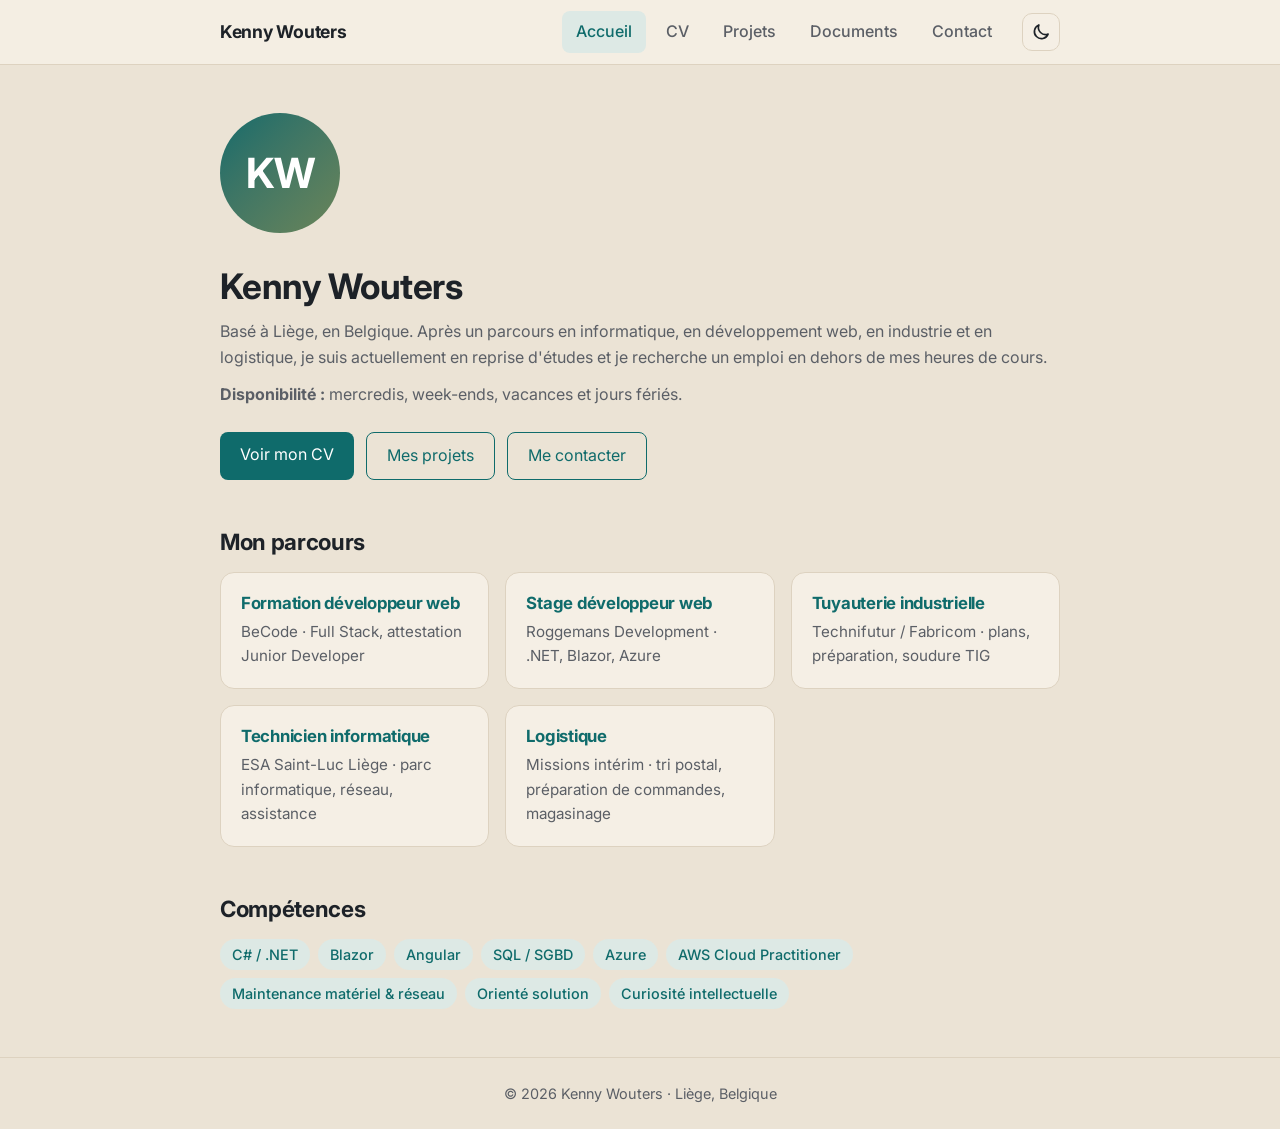
<file: index.html>
<!DOCTYPE html>
<!--
  ⠀⠀⠀⠀⠀⢀⣠⠤⠖⠚⠋⠉⣥⣦⡶⢗⣢⡀⡀
  ⠀⠀⠀⢀⠴⠋⠀⠀⠀⠀⡀⣰⡿⣯⣜⢁⡓⠃⠙⠢⡀
  ⠀⢀⡴⠃⠀⠀⠀⠀⠀⠀⣿⢿⣵⣰⡯⣩⡿⠃⠀⠀⠈⢦⡀
  ⠀⡞⠀⠀⠀⠀⠀⠀⠀⣠⣙⠼⡟⣻⣡⡭⠖⠀⠀⠀⠀⠀⢳
  ⣸⠁⠀⠀⠀⠀⠀⠀⠀⠀⠈⢱⠸⠛⠒⠂⠀⠀⠀⠀⠀⠀⠈⣇
  ⡏⠀⠀⠀⠀⠀⢀⣠⣤⡀⠀⣾⢀⣀⣤⣤⣄⠀⠀⠀⠀⠀⠀⢹
  ⣇⠀⠀⠀⠀⣴⣿⣽⡿⠿⠙⢿⠉⠙⢿⣶⣬⣷⣄⠀⠀⠀⠀⣸
  ⢹⡀⠀⠀⢰⠿⠋⠁⠀⠀⠀⣸⣇⠀⠀⠀⠉⠉⠁⠀⠀⠀⢀⡏
  ⠀⢧⠀⠀⠀⠀⠀⠀⠀⠀⠀⠀⠹⣦⡎⠀⠀⠀⠀⠀⠀⠀⡼
  ⠀⠀⠳⣄⠀⠀⠀⠀⠀⠀⠀⠀⠀⢹⡄⠀⠀⠀⠀⠀⣠⠞
  ⠀⠀⠀⠈⠳⣄⡀⠀⠀⠀⠀⠀⠀⢻⡇⠀⠀⢀⣠⠞⠁
  ⠀⠀⠀⠀⠀⠀⠉⠓⠦⠤⣤⣄⣀⢸⠇⠴⠚⠉
-->
<html lang="fr">
<head>
  <meta charset="UTF-8">
  <meta name="viewport" content="width=device-width, initial-scale=1">
  <title>Kenny Wouters — Portfolio</title>
  <meta name="description" content="Portfolio de Kenny Wouters, basé à Liège : CV, projets et documents.">
  <link rel="preconnect" href="https://fonts.bunny.net">
  <link rel="stylesheet" href="https://fonts.bunny.net/css?family=inter:400,500,600|plus-jakarta-sans:600,700,800&display=swap">
  <link rel="stylesheet" href="assets/style.css?v=8">
  <script src="assets/theme.js?v=1"></script>
  <script data-goatcounter="https://exokayn.goatcounter.com/count" async src="//gc.zgo.at/count.js"></script>
</head>
<body>
  <header>
    <div class="container">
      <a class="brand" href="index.html">Kenny Wouters</a>
      <nav>
        <ul>
          <li><a href="index.html" aria-current="page">Accueil</a></li>
          <li><a href="cv.html">CV</a></li>
          <li><a href="projets.html">Projets</a></li>
          <li><a href="documents.html">Documents</a></li>
          <li><a href="contact.html">Contact</a></li>
        </ul>
      </nav>
      <button type="button" id="theme-toggle" class="theme-toggle" aria-label="Changer de thème"></button>
    </div>
  </header>

  <main>
    <div class="container">
      <section class="hero">
        <div class="avatar" aria-hidden="true">KW</div>
        <div>
          <h1>Kenny Wouters</h1>
          <p>Basé à Liège, en Belgique. Après un parcours en informatique, en développement web,
            en industrie et en logistique, je suis actuellement en reprise d'études et
            je recherche un emploi en dehors de mes heures de cours.</p>
          <p class="availability"><strong>Disponibilité :</strong> mercredis, week-ends, vacances et jours fériés.</p>
        </div>
      </section>

      <div class="actions">
        <a class="btn" href="cv.html">Voir mon CV</a>
        <a class="btn secondary" href="projets.html">Mes projets</a>
        <a class="btn secondary" href="contact.html">Me contacter</a>
      </div>

      <h2>Mon parcours</h2>
      <div class="grid">
        <a class="card" href="becode.html">
          <h3>Formation développeur web</h3>
          <p>BeCode · Full Stack, attestation Junior Developer</p>
        </a>
        <a class="card" href="roggemans.html">
          <h3>Stage développeur web</h3>
          <p>Roggemans Development · .NET, Blazor, Azure</p>
        </a>
        <a class="card" href="tuyauterie.html">
          <h3>Tuyauterie industrielle</h3>
          <p>Technifutur / Fabricom · plans, préparation, soudure TIG</p>
        </a>
        <a class="card" href="saint-luc.html">
          <h3>Technicien informatique</h3>
          <p>ESA Saint-Luc Liège · parc informatique, réseau, assistance</p>
        </a>
        <a class="card" href="interim.html">
          <h3>Logistique</h3>
          <p>Missions intérim · tri postal, préparation de commandes, magasinage</p>
        </a>
      </div>

      <h2>Compétences</h2>
      <ul class="tags">
        <li>C# / .NET</li>
        <li>Blazor</li>
        <li>Angular</li>
        <li>SQL / SGBD</li>
        <li>Azure</li>
        <li>AWS Cloud Practitioner</li>
        <li>Maintenance matériel &amp; réseau</li>
        <li>Orienté solution</li>
        <li>Curiosité intellectuelle</li>
      </ul>
    </div>
  </main>

  <footer>
    <div class="container">© <span id="year"></span> Kenny Wouters · Liège, Belgique</div>
  </footer>
  <script>document.getElementById("year").textContent = new Date().getFullYear();</script>
</body>
</html>
</file>
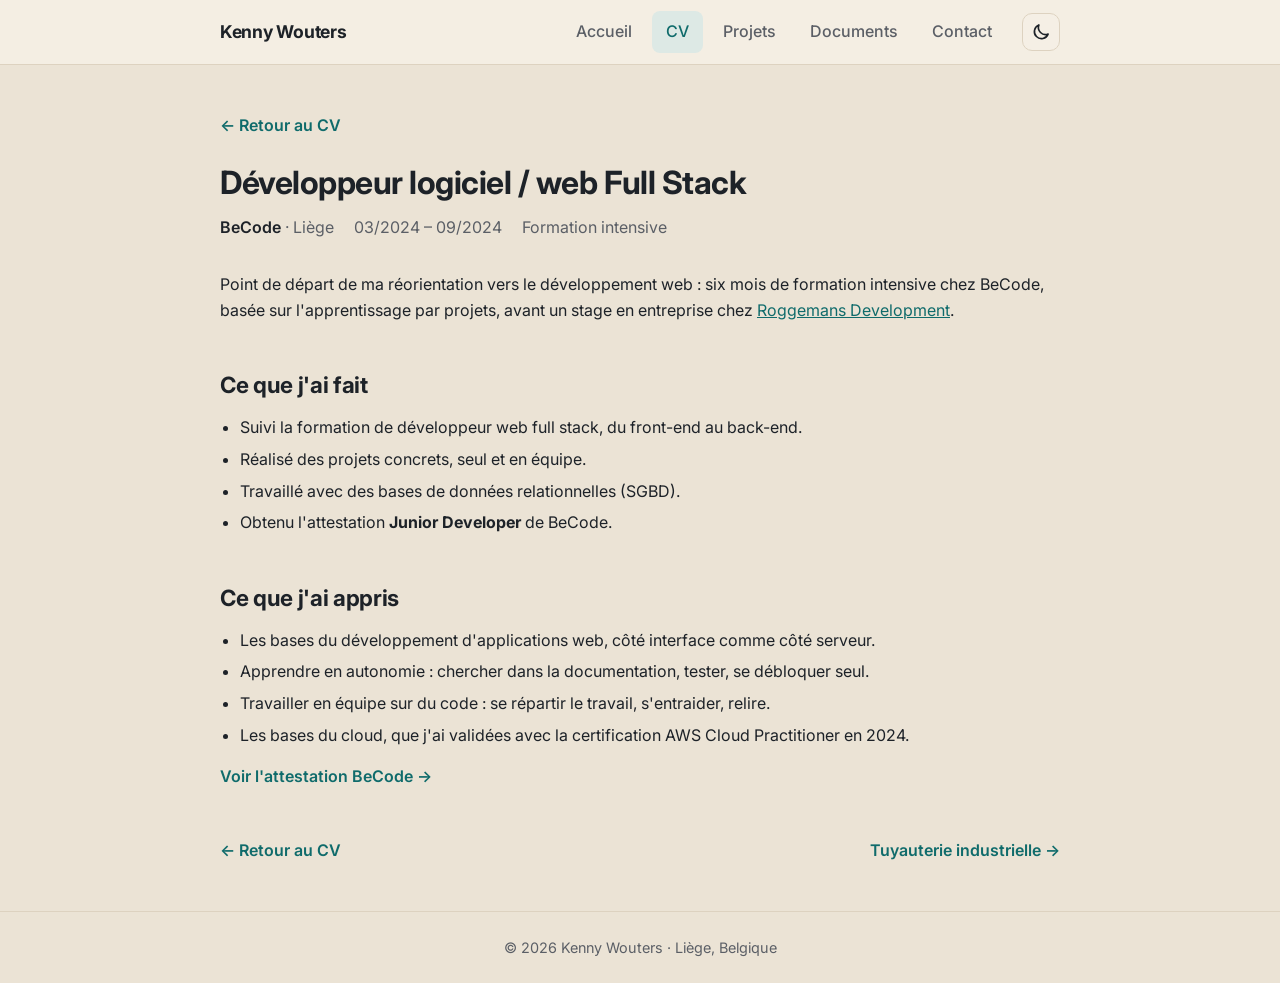
<file: becode.html>
<!DOCTYPE html>
<html lang="fr">
<head>
  <meta charset="UTF-8">
  <meta name="viewport" content="width=device-width, initial-scale=1">
  <title>Développeur web Full Stack — BeCode — Kenny Wouters</title>
  <meta name="description" content="Formation de développeur web full stack chez BeCode Liège (mars à septembre 2024).">
  <link rel="preconnect" href="https://fonts.bunny.net">
  <link rel="stylesheet" href="https://fonts.bunny.net/css?family=inter:400,500,600|plus-jakarta-sans:600,700,800&display=swap">
  <link rel="stylesheet" href="assets/style.css?v=8">
  <script src="assets/theme.js?v=1"></script>
  <script data-goatcounter="https://exokayn.goatcounter.com/count" async src="//gc.zgo.at/count.js"></script>
</head>
<body>
  <header>
    <div class="container">
      <a class="brand" href="index.html">Kenny Wouters</a>
      <nav>
        <ul>
          <li><a href="index.html">Accueil</a></li>
          <li><a href="cv.html" aria-current="page">CV</a></li>
          <li><a href="projets.html">Projets</a></li>
          <li><a href="documents.html">Documents</a></li>
          <li><a href="contact.html">Contact</a></li>
        </ul>
      </nav>
      <button type="button" id="theme-toggle" class="theme-toggle" aria-label="Changer de thème"></button>
    </div>
  </header>

  <main>
    <div class="container detail">
      <a class="back" href="cv.html">← Retour au CV</a>
      <h1 class="page-title">Développeur logiciel / web Full Stack</h1>
      <p class="meta">
        <span><strong>BeCode</strong> · Liège</span>
        <span>03/2024 – 09/2024</span>
        <span>Formation intensive</span>
      </p>

      <p>Point de départ de ma réorientation vers le développement web : six mois de formation
        intensive chez BeCode, basée sur l'apprentissage par projets, avant un stage en entreprise
        chez <a href="roggemans.html">Roggemans Development</a>.</p>

      <h2>Ce que j'ai fait</h2>
      <ul>
        <li>Suivi la formation de développeur web full stack, du front-end au back-end.</li>
        <li>Réalisé des projets concrets, seul et en équipe.</li>
        <li>Travaillé avec des bases de données relationnelles (SGBD).</li>
        <li>Obtenu l'attestation <strong>Junior Developer</strong> de BeCode.</li>
      </ul>

      <h2>Ce que j'ai appris</h2>
      <ul>
        <li>Les bases du développement d'applications web, côté interface comme côté serveur.</li>
        <li>Apprendre en autonomie : chercher dans la documentation, tester, se débloquer seul.</li>
        <li>Travailler en équipe sur du code : se répartir le travail, s'entraider, relire.</li>
        <li>Les bases du cloud, que j'ai validées avec la certification AWS Cloud Practitioner en 2024.</li>
      </ul>

      <p><a class="link-more" href="documents/attestation-becode-junior-developer.pdf" target="_blank" rel="noopener">Voir l'attestation BeCode →</a></p>

      <div class="pager">
        <a href="cv.html">← Retour au CV</a>
        <a href="tuyauterie.html">Tuyauterie industrielle →</a>
      </div>
    </div>
  </main>

  <footer>
    <div class="container">© <span id="year"></span> Kenny Wouters · Liège, Belgique</div>
  </footer>
  <script>document.getElementById("year").textContent = new Date().getFullYear();</script>
</body>
</html>
</file>
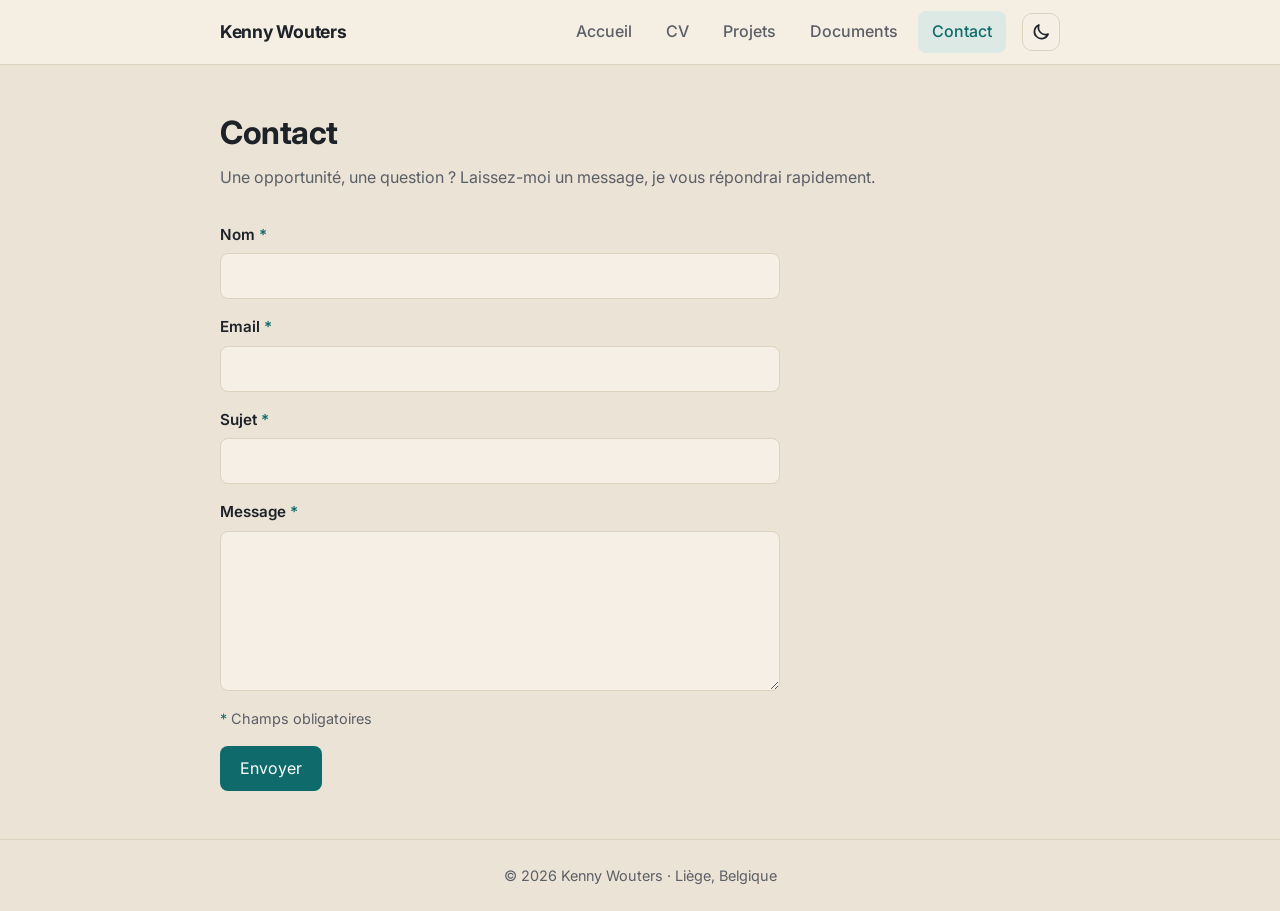
<file: contact.html>
<!DOCTYPE html>
<html lang="fr">
<head>
  <meta charset="UTF-8">
  <meta name="viewport" content="width=device-width, initial-scale=1">
  <title>Contact — Kenny Wouters</title>
  <meta name="description" content="Contacter Kenny Wouters par email.">
  <link rel="preconnect" href="https://fonts.bunny.net">
  <link rel="stylesheet" href="https://fonts.bunny.net/css?family=inter:400,500,600|plus-jakarta-sans:600,700,800&display=swap">
  <link rel="stylesheet" href="assets/style.css?v=8">
  <script src="assets/theme.js?v=1"></script>
  <script data-goatcounter="https://exokayn.goatcounter.com/count" async src="//gc.zgo.at/count.js"></script>
</head>
<body>
  <header>
    <div class="container">
      <a class="brand" href="index.html">Kenny Wouters</a>
      <nav>
        <ul>
          <li><a href="index.html">Accueil</a></li>
          <li><a href="cv.html">CV</a></li>
          <li><a href="projets.html">Projets</a></li>
          <li><a href="documents.html">Documents</a></li>
          <li><a href="contact.html" aria-current="page">Contact</a></li>
        </ul>
      </nav>
      <button type="button" id="theme-toggle" class="theme-toggle" aria-label="Changer de thème"></button>
    </div>
  </header>

  <main>
    <div class="container">
      <h1 class="page-title">Contact</h1>
      <p class="lead">Une opportunité, une question ? Laissez-moi un message, je vous répondrai rapidement.</p>

      <div id="sent" class="notice hidden" role="status">
        Merci, votre message a bien été envoyé. Je reviens vers vous au plus vite.
      </div>
      <div id="failed" class="notice hidden" role="alert">
        L'envoi n'a pas abouti. Réessayez dans quelques minutes ou écrivez-moi directement à
        <a href="mailto:kenny.wouters2@gmail.com">kenny.wouters2@gmail.com</a>.
      </div>

      <!-- Envoi via Web3Forms (https://web3forms.com) : aucun serveur nécessaire.
           La clé d'accès est publique par conception, elle ne sert qu'à envoyer vers mon adresse. -->
      <form id="contact" action="https://api.web3forms.com/submit" method="POST">
        <input type="hidden" name="access_key" value="49d22d5f-1606-4e06-b634-5dd38b51aad9">
        <input type="hidden" name="from_name" value="Portfolio kennywouters.github.io">
        <input type="hidden" name="redirect" id="next">
        <input type="checkbox" name="botcheck" class="hidden" tabindex="-1" autocomplete="off">

        <label><span>Nom <span class="req" aria-hidden="true">*</span></span>
          <input type="text" name="name" required autocomplete="name">
        </label>
        <label><span>Email <span class="req" aria-hidden="true">*</span></span>
          <input type="email" name="email" required autocomplete="email">
        </label>
        <label><span>Sujet <span class="req" aria-hidden="true">*</span></span>
          <input type="text" name="subject" required>
        </label>
        <label><span>Message <span class="req" aria-hidden="true">*</span></span>
          <textarea name="message" required></textarea>
        </label>
        <p class="form-note"><span class="req" aria-hidden="true">*</span> Champs obligatoires</p>
        <div><button class="btn" type="submit" id="send">Envoyer</button></div>
      </form>
    </div>
  </main>

  <footer>
    <div class="container">© <span id="year"></span> Kenny Wouters · Liège, Belgique</div>
  </footer>
  <script>
    document.getElementById("year").textContent = new Date().getFullYear();
    // Retour sur cette page après l'envoi, avec un message de confirmation.
    document.getElementById("next").value = location.href.split("?")[0] + "?envoye=1";
    if (new URLSearchParams(location.search).has("envoye")) {
      document.getElementById("sent").classList.remove("hidden");
    }
    // Envoi sans quitter la page ; sans JavaScript, le formulaire revient ici via « redirect ».
    var form = document.getElementById("contact");
    var send = document.getElementById("send");
    form.addEventListener("submit", function (event) {
      event.preventDefault();
      document.getElementById("sent").classList.add("hidden");
      document.getElementById("failed").classList.add("hidden");
      send.disabled = true;
      send.textContent = "Envoi…";
      fetch(form.action, { method: "POST", headers: { Accept: "application/json" }, body: new FormData(form) })
        .then(function (response) { return response.json(); })
        .then(function (result) {
          if (!result.success) throw new Error(result.message);
          form.reset();
          document.getElementById("sent").classList.remove("hidden");
        })
        .catch(function () { document.getElementById("failed").classList.remove("hidden"); })
        .finally(function () { send.disabled = false; send.textContent = "Envoyer"; });
    });
    // Un champ obligatoire rempli uniquement d'espaces est refusé.
    document.querySelectorAll("form [required]").forEach(function (field) {
      field.addEventListener("input", function () {
        field.setCustomValidity(field.value && !field.value.trim() ? "Veuillez remplir ce champ." : "");
      });
    });
  </script>
</body>
</html>
</file>
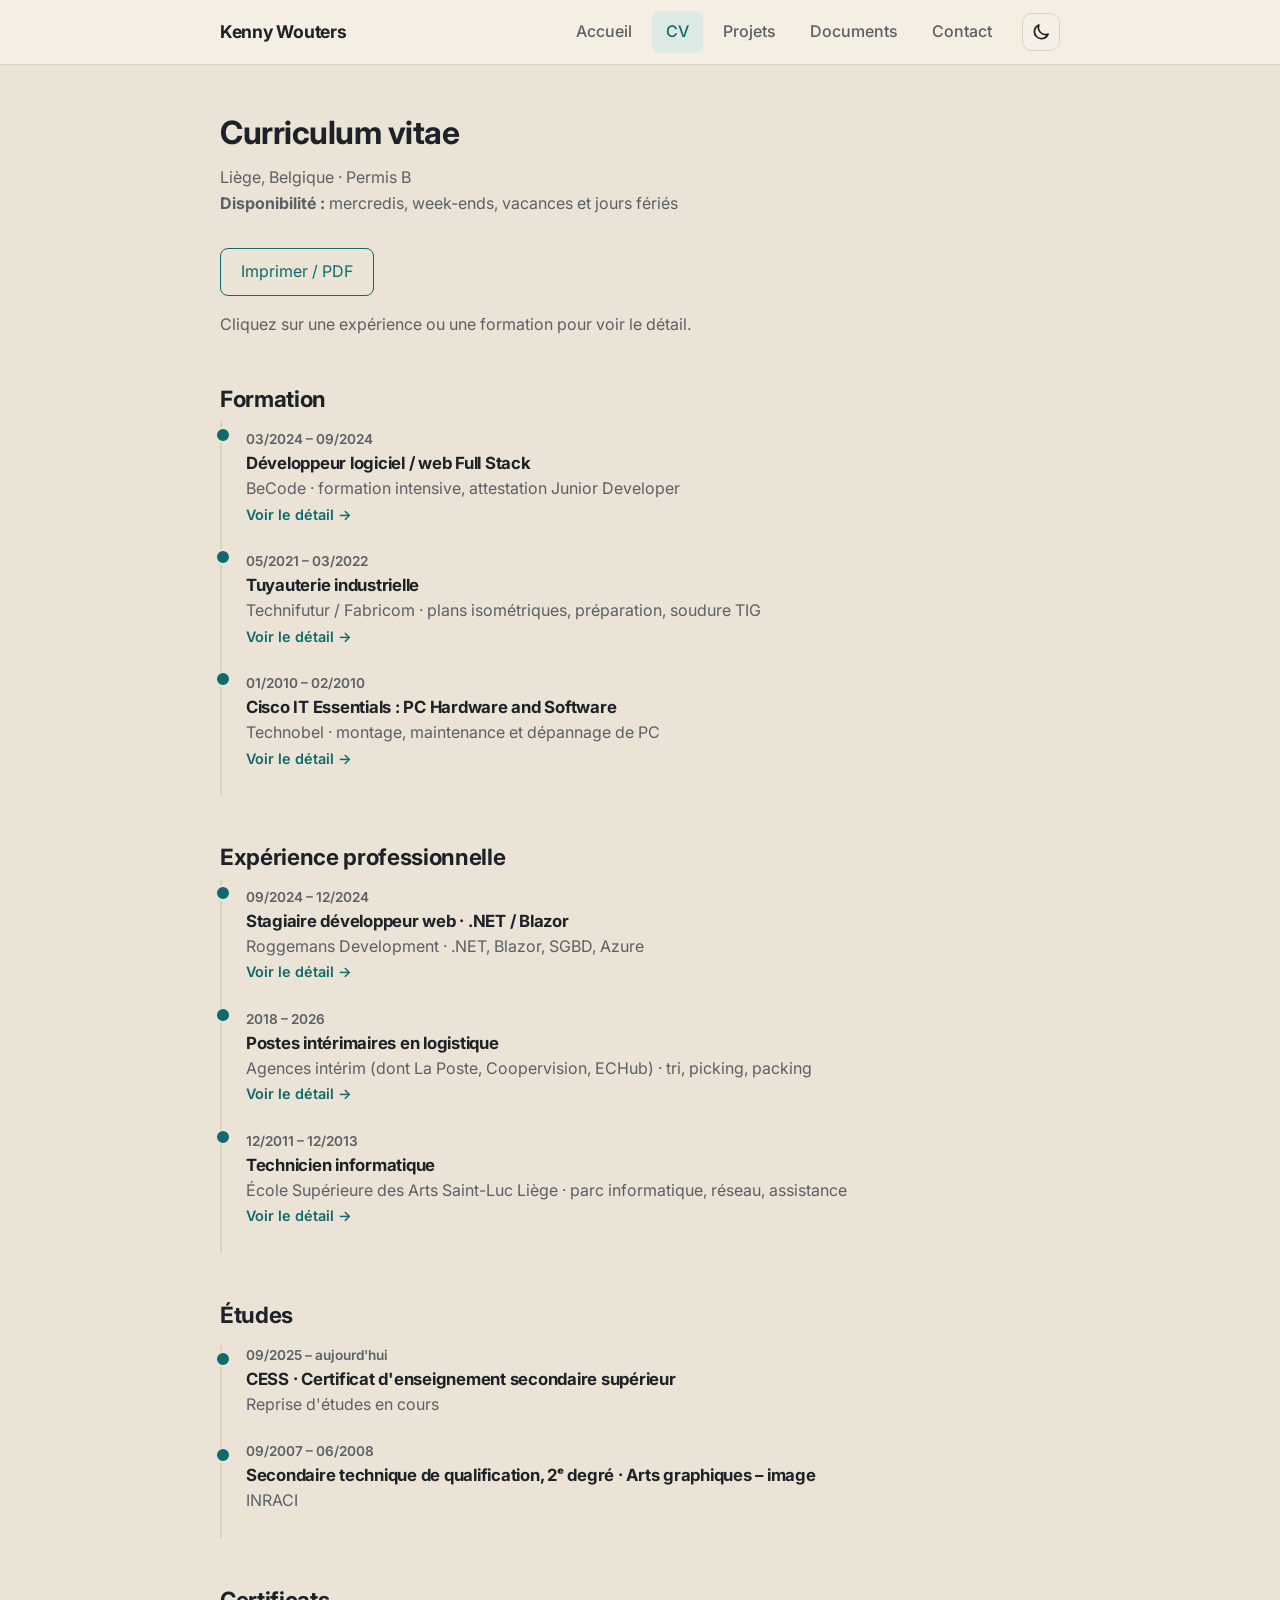
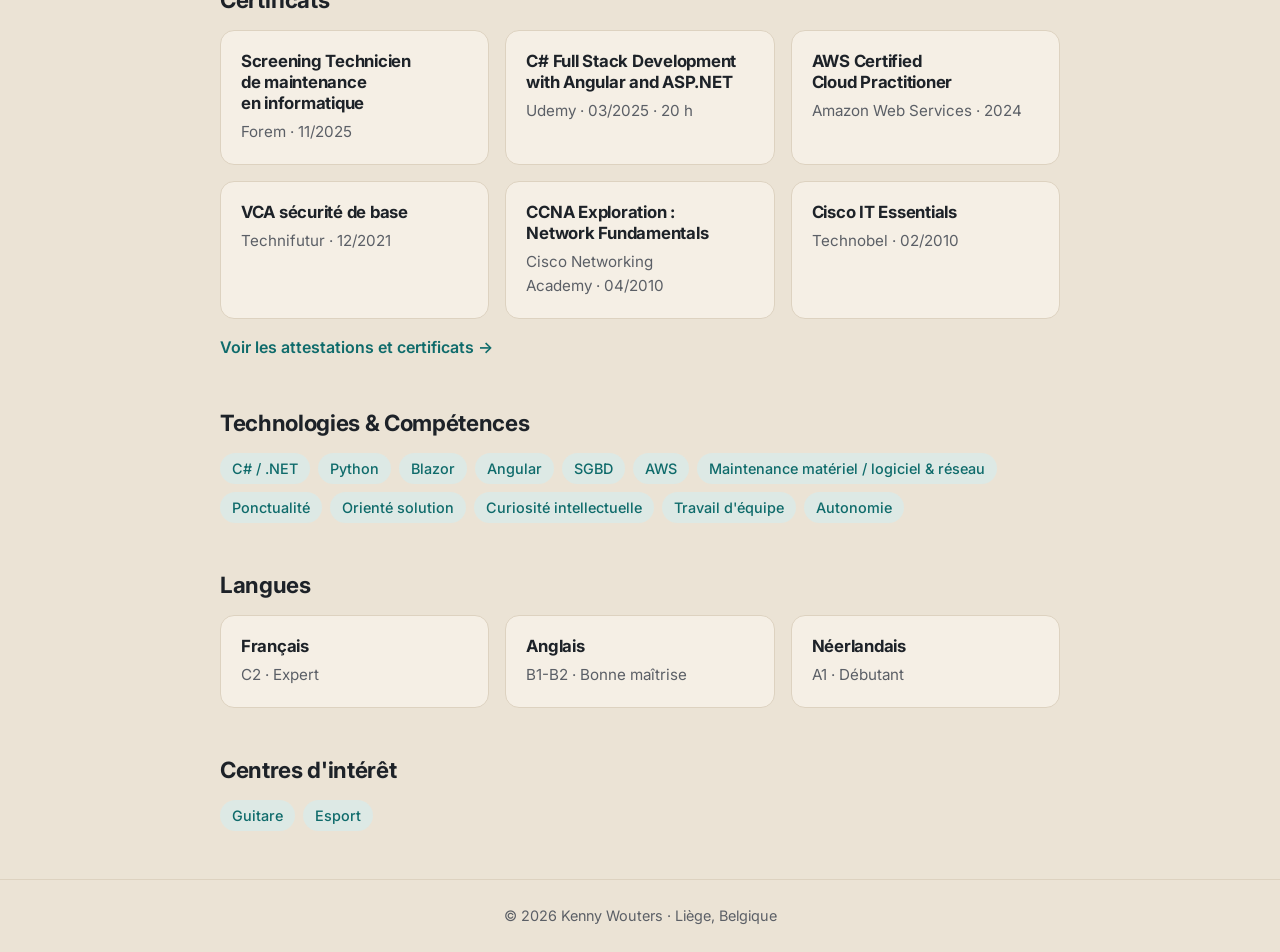
<file: cv.html>
<!DOCTYPE html>
<html lang="fr">
<head>
  <meta charset="UTF-8">
  <meta name="viewport" content="width=device-width, initial-scale=1">
  <title>CV — Kenny Wouters</title>
  <meta name="description" content="CV de Kenny Wouters : expériences, formations, certificats, compétences et langues.">
  <link rel="preconnect" href="https://fonts.bunny.net">
  <link rel="stylesheet" href="https://fonts.bunny.net/css?family=inter:400,500,600|plus-jakarta-sans:600,700,800&display=swap">
  <link rel="stylesheet" href="assets/style.css?v=8">
  <script src="assets/theme.js?v=1"></script>
  <script data-goatcounter="https://exokayn.goatcounter.com/count" async src="//gc.zgo.at/count.js"></script>
</head>
<body>
  <header>
    <div class="container">
      <a class="brand" href="index.html">Kenny Wouters</a>
      <nav>
        <ul>
          <li><a href="index.html">Accueil</a></li>
          <li><a href="cv.html" aria-current="page">CV</a></li>
          <li><a href="projets.html">Projets</a></li>
          <li><a href="documents.html">Documents</a></li>
          <li><a href="contact.html">Contact</a></li>
        </ul>
      </nav>
      <button type="button" id="theme-toggle" class="theme-toggle" aria-label="Changer de thème"></button>
    </div>
  </header>

  <main>
    <div class="container">
      <h1 class="page-title"><span class="no-print">Curriculum vitae</span><span class="print-only">Kenny Wouters</span></h1>
      <p class="lead">Liège, Belgique · Permis B<span class="print-only"> · kenny.wouters2@gmail.com · kennywouters.github.io</span><br>
        <strong>Disponibilité :</strong> mercredis, week-ends, vacances et jours fériés</p>

      <div class="actions no-print" style="margin-top:0;margin-bottom:8px">
        <button class="btn secondary" onclick="window.print()">Imprimer / PDF</button>
      </div>

      <p class="no-print" style="color:var(--muted)">Cliquez sur une expérience ou une formation pour voir le détail.</p>

      <h2>Formation</h2>
      <ol class="timeline">
        <li>
          <a class="entry" href="becode.html">
            <div class="date">03/2024 – 09/2024</div>
            <h3>Développeur logiciel / web Full Stack</h3>
            <p>BeCode · formation intensive, attestation Junior Developer</p>
            <span class="more no-print">Voir le détail →</span>
          </a>
        </li>
        <li>
          <a class="entry" href="tuyauterie.html">
            <div class="date">05/2021 – 03/2022</div>
            <h3>Tuyauterie industrielle</h3>
            <p>Technifutur / Fabricom · plans isométriques, préparation, soudure TIG</p>
            <span class="more no-print">Voir le détail →</span>
          </a>
        </li>
        <li>
          <a class="entry" href="it-essentials.html">
            <div class="date">01/2010 – 02/2010</div>
            <h3>Cisco IT Essentials : PC Hardware and Software</h3>
            <p>Technobel · montage, maintenance et dépannage de PC</p>
            <span class="more no-print">Voir le détail →</span>
          </a>
        </li>
      </ol>

      <h2>Expérience professionnelle</h2>
      <ol class="timeline">
        <li>
          <a class="entry" href="roggemans.html">
            <div class="date">09/2024 – 12/2024</div>
            <h3>Stagiaire développeur web · .NET / Blazor</h3>
            <p>Roggemans Development · .NET, Blazor, SGBD, Azure</p>
            <span class="more no-print">Voir le détail →</span>
          </a>
        </li>
        <li>
          <a class="entry" href="interim.html">
            <div class="date">2018 – 2026</div>
            <h3>Postes intérimaires en logistique</h3>
            <p>Agences intérim (dont La Poste, Coopervision, ECHub) · tri, picking, packing</p>
            <span class="more no-print">Voir le détail →</span>
          </a>
        </li>
        <li>
          <a class="entry" href="saint-luc.html">
            <div class="date">12/2011 – 12/2013</div>
            <h3>Technicien informatique</h3>
            <p>École Supérieure des Arts Saint-Luc Liège · parc informatique, réseau, assistance</p>
            <span class="more no-print">Voir le détail →</span>
          </a>
        </li>
      </ol>

      <h2>Études</h2>
      <ol class="timeline">
        <li>
          <div class="date">09/2025 – aujourd'hui</div>
          <h3>CESS · Certificat d'enseignement secondaire supérieur</h3>
          <p>Reprise d'études en cours</p>
        </li>
        <li>
          <div class="date">09/2007 – 06/2008</div>
          <h3>Secondaire technique de qualification, 2ᵉ degré · Arts graphiques – image</h3>
          <p>INRACI</p>
        </li>
      </ol>

      <h2>Certificats</h2>
      <div class="grid">
        <div class="card">
          <h3>Screening Technicien de maintenance en informatique</h3>
          <p>Forem · 11/2025</p>
        </div>
        <div class="card">
          <h3>C# Full Stack Development with Angular and ASP.NET</h3>
          <p>Udemy · 03/2025 · 20 h</p>
        </div>
        <div class="card">
          <h3>AWS Certified Cloud Practitioner</h3>
          <p>Amazon Web Services · 2024</p>
        </div>
        <div class="card">
          <h3>VCA sécurité de base</h3>
          <p>Technifutur · 12/2021</p>
        </div>
        <div class="card">
          <h3>CCNA Exploration : Network Fundamentals</h3>
          <p>Cisco Networking Academy · 04/2010</p>
        </div>
        <div class="card">
          <h3>Cisco IT Essentials</h3>
          <p>Technobel · 02/2010</p>
        </div>
      </div>
      <p class="no-print"><a class="link-more" href="documents.html">Voir les attestations et certificats →</a></p>

      <h2>Technologies & Compétences</h2>
      <ul class="tags">
        <li>C# / .NET</li>
        <li>Python</li>
        <li>Blazor</li>
        <li>Angular</li>
        <li>SGBD</li>
        <li>AWS</li>
        <li>Maintenance matériel / logiciel &amp; réseau</li>
        <li>Ponctualité</li>
        <li>Orienté solution</li>
        <li>Curiosité intellectuelle</li>
        <li>Travail d'équipe</li>
        <li>Autonomie</li>
      </ul>

      <h2>Langues</h2>
      <div class="grid compact">
        <div class="card">
          <h3>Français</h3>
          <p>C2 · Expert</p>
        </div>
        <div class="card">
          <h3>Anglais</h3>
          <p>B1-B2 · Bonne maîtrise</p>
        </div>
        <div class="card">
          <h3>Néerlandais</h3>
          <p>A1 · Débutant</p>
        </div>
      </div>

      <h2>Centres d'intérêt</h2>
      <ul class="tags">
        <li>Guitare</li>
        <li>Esport</li>
      </ul>
    </div>
  </main>

  <footer>
    <div class="container">© <span id="year"></span> Kenny Wouters · Liège, Belgique</div>
  </footer>
  <script>document.getElementById("year").textContent = new Date().getFullYear();</script>
</body>
</html>
</file>
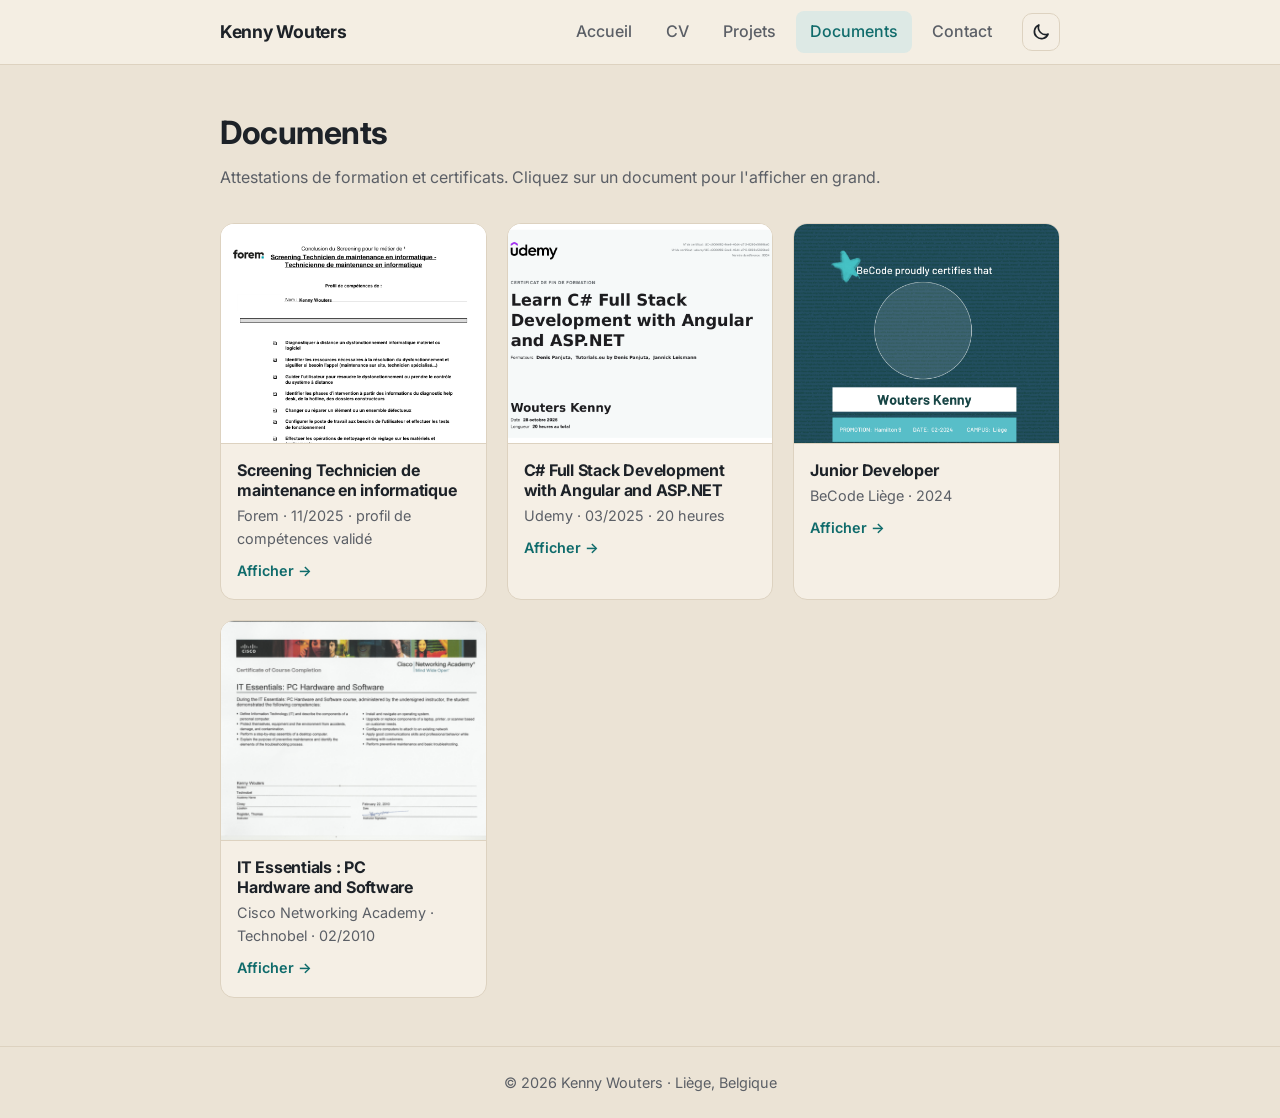
<file: documents.html>
<!DOCTYPE html>
<html lang="fr">
<head>
  <meta charset="UTF-8">
  <meta name="viewport" content="width=device-width, initial-scale=1">
  <title>Documents — Kenny Wouters</title>
  <meta name="description" content="Attestations de formation et certificats de Kenny Wouters.">
  <link rel="preconnect" href="https://fonts.bunny.net">
  <link rel="stylesheet" href="https://fonts.bunny.net/css?family=inter:400,500,600|plus-jakarta-sans:600,700,800&display=swap">
  <link rel="stylesheet" href="assets/style.css?v=8">
  <script src="assets/theme.js?v=1"></script>
  <script data-goatcounter="https://exokayn.goatcounter.com/count" async src="//gc.zgo.at/count.js"></script>
</head>
<body>
  <header>
    <div class="container">
      <a class="brand" href="index.html">Kenny Wouters</a>
      <nav>
        <ul>
          <li><a href="index.html">Accueil</a></li>
          <li><a href="cv.html">CV</a></li>
          <li><a href="projets.html">Projets</a></li>
          <li><a href="documents.html" aria-current="page">Documents</a></li>
          <li><a href="contact.html">Contact</a></li>
        </ul>
      </nav>
      <button type="button" id="theme-toggle" class="theme-toggle" aria-label="Changer de thème"></button>
    </div>
  </header>

  <main>
    <div class="container">
      <h1 class="page-title">Documents</h1>
      <p class="lead">Attestations de formation et certificats. Cliquez sur un document pour l'afficher en grand.</p>

      <div class="docs">
        <a class="doc" href="documents/screening-technicien-maintenance-forem.jpg" data-pdf="documents/screening-technicien-maintenance-forem.pdf">
          <img src="documents/screening-technicien-maintenance-forem.png" alt="Screening Forem Technicien de maintenance en informatique" loading="lazy">
          <div>
            <h3>Screening Technicien de maintenance en informatique</h3>
            <p>Forem · 11/2025 · profil de compétences validé</p>
            <span class="more">Afficher →</span>
          </div>
        </a>
        <a class="doc" href="documents/udemy-csharp-angular-aspnet.jpg" data-pdf="documents/udemy-csharp-angular-aspnet.pdf">
          <img src="documents/udemy-csharp-angular-aspnet.png" alt="Certificat Udemy Learn C# Full Stack Development with Angular and ASP.NET" loading="lazy">
          <div>
            <h3>C# Full Stack Development with Angular and ASP.NET</h3>
            <p>Udemy · 03/2025 · 20 heures</p>
            <span class="more">Afficher →</span>
          </div>
        </a>
        <a class="doc" href="documents/attestation-becode-junior-developer.jpg" data-pdf="documents/attestation-becode-junior-developer.pdf">
          <img src="documents/attestation-becode-junior-developer.png" alt="Attestation BeCode Junior Developer" loading="lazy">
          <div>
            <h3>Junior Developer</h3>
            <p>BeCode Liège · 2024</p>
            <span class="more">Afficher →</span>
          </div>
        </a>
        <a class="doc" href="documents/cisco-it-essentials.jpg">
          <img src="documents/cisco-it-essentials-apercu.png" alt="Cisco IT Essentials : PC Hardware and Software" loading="lazy">
          <div>
            <h3>IT Essentials : PC Hardware and Software</h3>
            <p>Cisco Networking Academy · Technobel · 02/2010</p>
            <span class="more">Afficher →</span>
          </div>
        </a>
      </div>
    </div>
  </main>

  <dialog id="viewer" aria-label="Aperçu du document">
    <div class="viewer-bar">
      <strong id="viewer-title"></strong>
      <a id="viewer-pdf" href="#" download>Télécharger le PDF</a>
      <button type="button" id="viewer-close" aria-label="Fermer">✕</button>
    </div>
    <div class="viewer-body"><img id="viewer-img" alt=""></div>
  </dialog>

  <footer>
    <div class="container">© <span id="year"></span> Kenny Wouters · Liège, Belgique</div>
  </footer>
  <script>
    document.getElementById("year").textContent = new Date().getFullYear();

    // Affiche le document dans une visionneuse plutôt que de l'ouvrir (ou le télécharger).
    const viewer = document.getElementById("viewer");
    const img = document.getElementById("viewer-img");
    const pdf = document.getElementById("viewer-pdf");
    document.querySelectorAll("a.doc").forEach(link => {
      link.addEventListener("click", e => {
        if (!viewer.showModal) return;
        e.preventDefault();
        const title = link.querySelector("h3").textContent;
        document.getElementById("viewer-title").textContent = title;
        img.src = link.getAttribute("href");
        img.alt = title;
        pdf.hidden = !link.dataset.pdf;
        if (link.dataset.pdf) pdf.href = link.dataset.pdf;
        viewer.showModal();
      });
    });
    document.getElementById("viewer-close").addEventListener("click", () => viewer.close());
    viewer.addEventListener("click", e => { if (e.target === viewer || e.target.classList.contains("viewer-body")) viewer.close(); });
    viewer.addEventListener("close", () => { img.removeAttribute("src"); });
  </script>
</body>
</html>
</file>
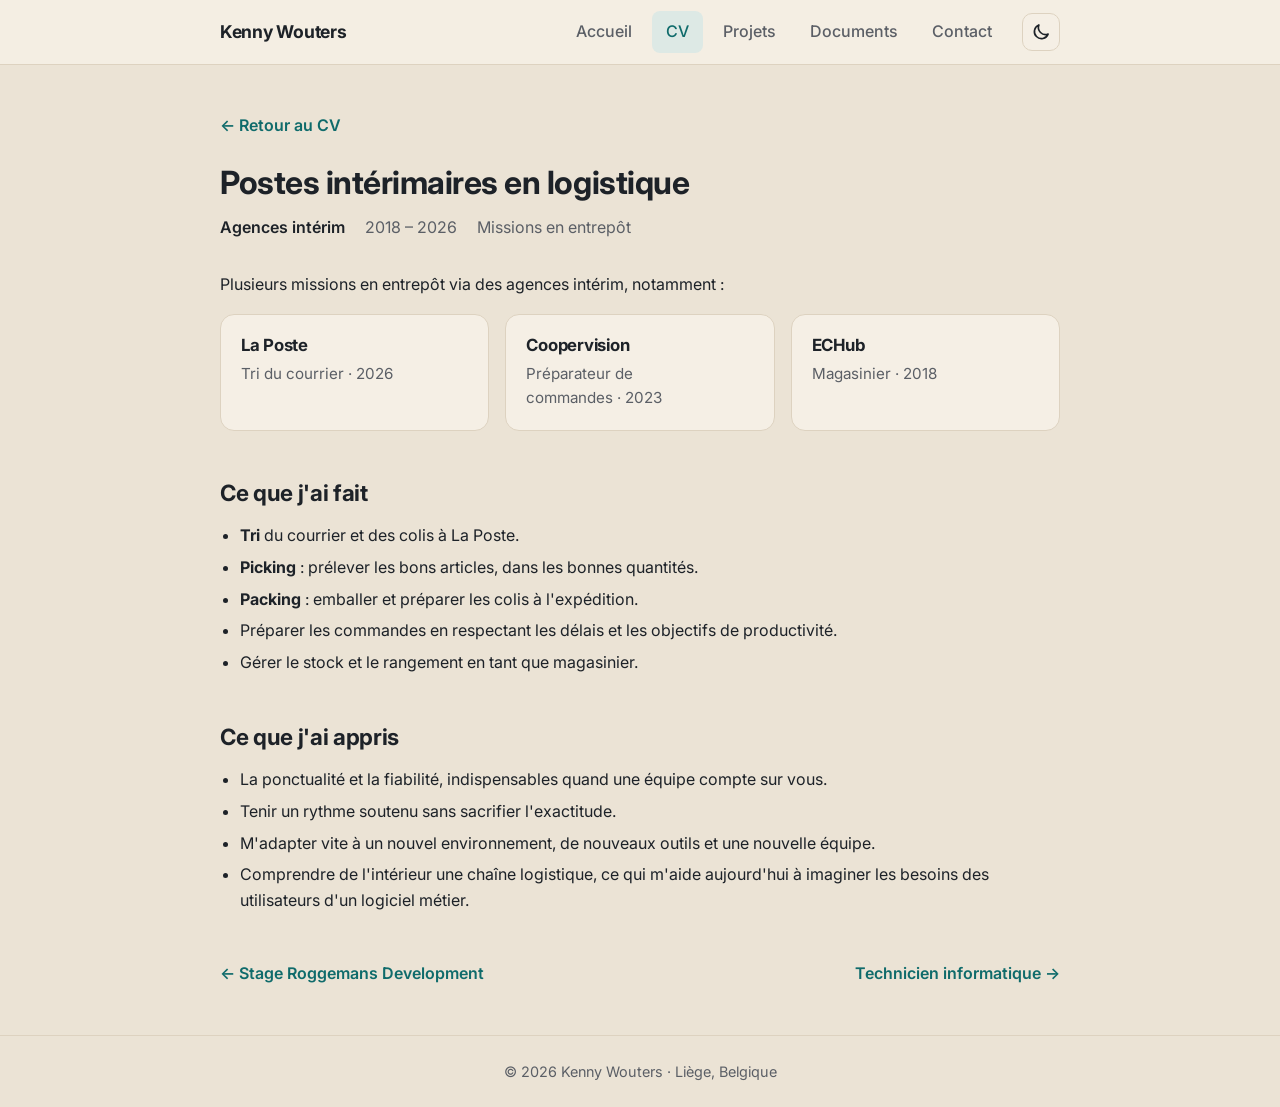
<file: interim.html>
<!DOCTYPE html>
<html lang="fr">
<head>
  <meta charset="UTF-8">
  <meta name="viewport" content="width=device-width, initial-scale=1">
  <title>Postes intérimaires — logistique — Kenny Wouters</title>
  <meta name="description" content="Missions intérimaires en logistique : tri postal, préparation de commandes et magasinage (La Poste, Coopervision, ECHub).">
  <link rel="preconnect" href="https://fonts.bunny.net">
  <link rel="stylesheet" href="https://fonts.bunny.net/css?family=inter:400,500,600|plus-jakarta-sans:600,700,800&display=swap">
  <link rel="stylesheet" href="assets/style.css?v=8">
  <script src="assets/theme.js?v=1"></script>
  <script data-goatcounter="https://exokayn.goatcounter.com/count" async src="//gc.zgo.at/count.js"></script>
</head>
<body>
  <header>
    <div class="container">
      <a class="brand" href="index.html">Kenny Wouters</a>
      <nav>
        <ul>
          <li><a href="index.html">Accueil</a></li>
          <li><a href="cv.html" aria-current="page">CV</a></li>
          <li><a href="projets.html">Projets</a></li>
          <li><a href="documents.html">Documents</a></li>
          <li><a href="contact.html">Contact</a></li>
        </ul>
      </nav>
      <button type="button" id="theme-toggle" class="theme-toggle" aria-label="Changer de thème"></button>
    </div>
  </header>

  <main>
    <div class="container detail">
      <a class="back" href="cv.html">← Retour au CV</a>
      <h1 class="page-title">Postes intérimaires en logistique</h1>
      <p class="meta">
        <span><strong>Agences intérim</strong></span>
        <span>2018 – 2026</span>
        <span>Missions en entrepôt</span>
      </p>

      <p>Plusieurs missions en entrepôt via des agences intérim, notamment :</p>
      <div class="grid">
        <div class="card">
          <h3>La Poste</h3>
          <p>Tri du courrier · 2026</p>
        </div>
        <div class="card">
          <h3>Coopervision</h3>
          <p>Préparateur de commandes · 2023</p>
        </div>
        <div class="card">
          <h3>ECHub</h3>
          <p>Magasinier · 2018</p>
        </div>
      </div>

      <h2>Ce que j'ai fait</h2>
      <ul>
        <li><strong>Tri</strong> du courrier et des colis à La Poste.</li>
        <li><strong>Picking</strong> : prélever les bons articles, dans les bonnes quantités.</li>
        <li><strong>Packing</strong> : emballer et préparer les colis à l'expédition.</li>
        <li>Préparer les commandes en respectant les délais et les objectifs de productivité.</li>
        <li>Gérer le stock et le rangement en tant que magasinier.</li>
      </ul>

      <h2>Ce que j'ai appris</h2>
      <ul>
        <li>La ponctualité et la fiabilité, indispensables quand une équipe compte sur vous.</li>
        <li>Tenir un rythme soutenu sans sacrifier l'exactitude.</li>
        <li>M'adapter vite à un nouvel environnement, de nouveaux outils et une nouvelle équipe.</li>
        <li>Comprendre de l'intérieur une chaîne logistique, ce qui m'aide aujourd'hui à imaginer les besoins des utilisateurs d'un logiciel métier.</li>
      </ul>

      <div class="pager">
        <a href="roggemans.html">← Stage Roggemans Development</a>
        <a href="saint-luc.html">Technicien informatique →</a>
      </div>
    </div>
  </main>

  <footer>
    <div class="container">© <span id="year"></span> Kenny Wouters · Liège, Belgique</div>
  </footer>
  <script>document.getElementById("year").textContent = new Date().getFullYear();</script>
</body>
</html>
</file>
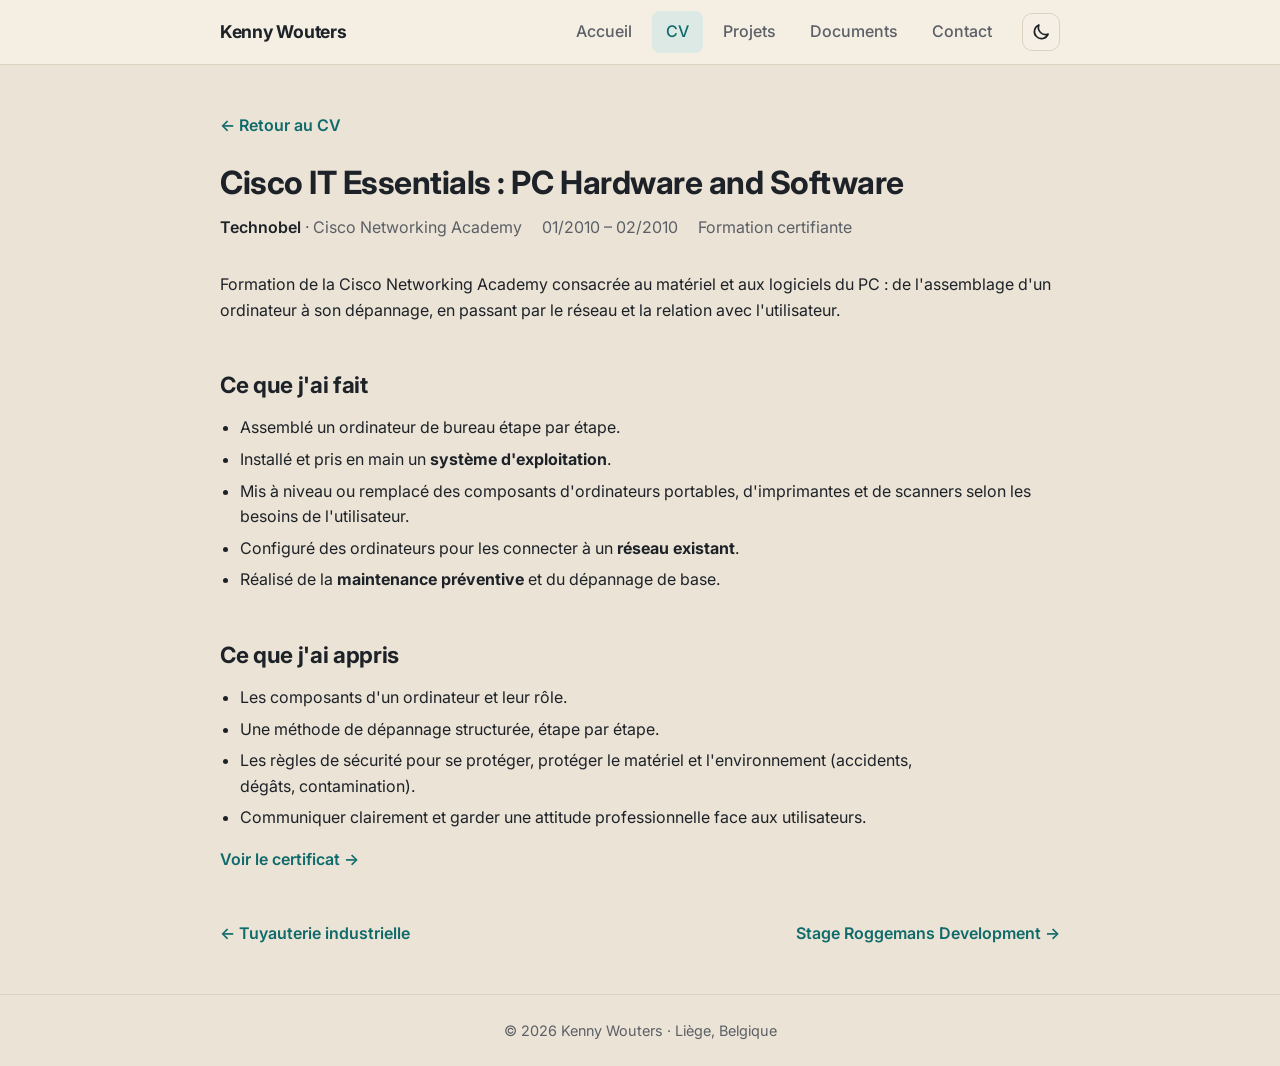
<file: it-essentials.html>
<!DOCTYPE html>
<html lang="fr">
<head>
  <meta charset="UTF-8">
  <meta name="viewport" content="width=device-width, initial-scale=1">
  <title>Cisco IT Essentials — Technobel — Kenny Wouters</title>
  <meta name="description" content="Formation Cisco IT Essentials : PC Hardware and Software chez Technobel : montage, maintenance et dépannage de PC.">
  <link rel="preconnect" href="https://fonts.bunny.net">
  <link rel="stylesheet" href="https://fonts.bunny.net/css?family=inter:400,500,600|plus-jakarta-sans:600,700,800&display=swap">
  <link rel="stylesheet" href="assets/style.css?v=8">
  <script src="assets/theme.js?v=1"></script>
  <script data-goatcounter="https://exokayn.goatcounter.com/count" async src="//gc.zgo.at/count.js"></script>
</head>
<body>
  <header>
    <div class="container">
      <a class="brand" href="index.html">Kenny Wouters</a>
      <nav>
        <ul>
          <li><a href="index.html">Accueil</a></li>
          <li><a href="cv.html" aria-current="page">CV</a></li>
          <li><a href="projets.html">Projets</a></li>
          <li><a href="documents.html">Documents</a></li>
          <li><a href="contact.html">Contact</a></li>
        </ul>
      </nav>
      <button type="button" id="theme-toggle" class="theme-toggle" aria-label="Changer de thème"></button>
    </div>
  </header>

  <main>
    <div class="container detail">
      <a class="back" href="cv.html">← Retour au CV</a>
      <h1 class="page-title">Cisco IT Essentials : PC Hardware and Software</h1>
      <p class="meta">
        <span><strong>Technobel</strong> · Cisco Networking Academy</span>
        <span>01/2010 – 02/2010</span>
        <span>Formation certifiante</span>
      </p>

      <p>Formation de la Cisco Networking Academy consacrée au matériel et aux logiciels du PC :
        de l'assemblage d'un ordinateur à son dépannage, en passant par le réseau et la relation avec l'utilisateur.</p>

      <h2>Ce que j'ai fait</h2>
      <ul>
        <li>Assemblé un ordinateur de bureau étape par étape.</li>
        <li>Installé et pris en main un <strong>système d'exploitation</strong>.</li>
        <li>Mis à niveau ou remplacé des composants d'ordinateurs portables, d'imprimantes et de scanners selon les besoins de l'utilisateur.</li>
        <li>Configuré des ordinateurs pour les connecter à un <strong>réseau existant</strong>.</li>
        <li>Réalisé de la <strong>maintenance préventive</strong> et du dépannage de base.</li>
      </ul>

      <h2>Ce que j'ai appris</h2>
      <ul>
        <li>Les composants d'un ordinateur et leur rôle.</li>
        <li>Une méthode de dépannage structurée, étape par étape.</li>
        <li>Les règles de sécurité pour se protéger, protéger le matériel et l'environnement (accidents, dégâts, contamination).</li>
        <li>Communiquer clairement et garder une attitude professionnelle face aux utilisateurs.</li>
      </ul>

      <p><a class="link-more" href="documents/cisco-it-essentials.jpg" target="_blank" rel="noopener">Voir le certificat →</a></p>

      <div class="pager">
        <a href="tuyauterie.html">← Tuyauterie industrielle</a>
        <a href="roggemans.html">Stage Roggemans Development →</a>
      </div>
    </div>
  </main>

  <footer>
    <div class="container">© <span id="year"></span> Kenny Wouters · Liège, Belgique</div>
  </footer>
  <script>document.getElementById("year").textContent = new Date().getFullYear();</script>
</body>
</html>
</file>
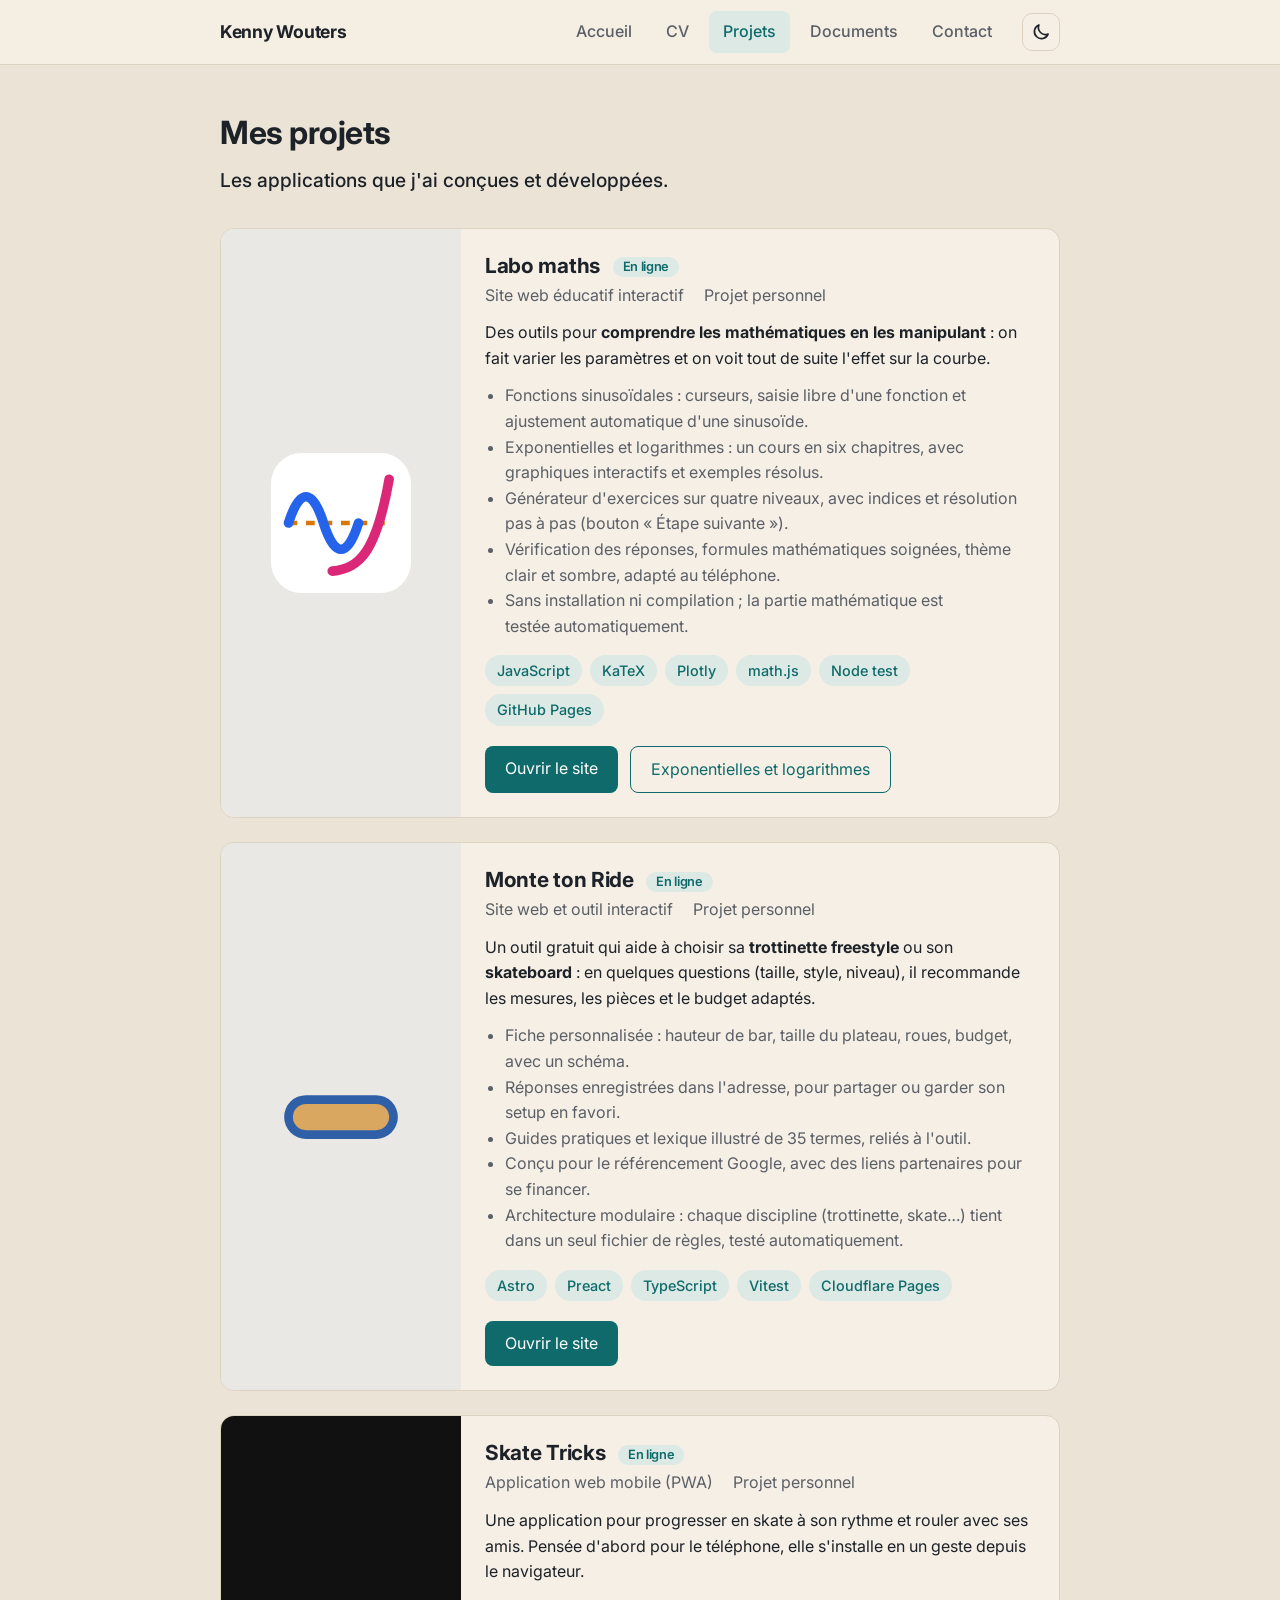
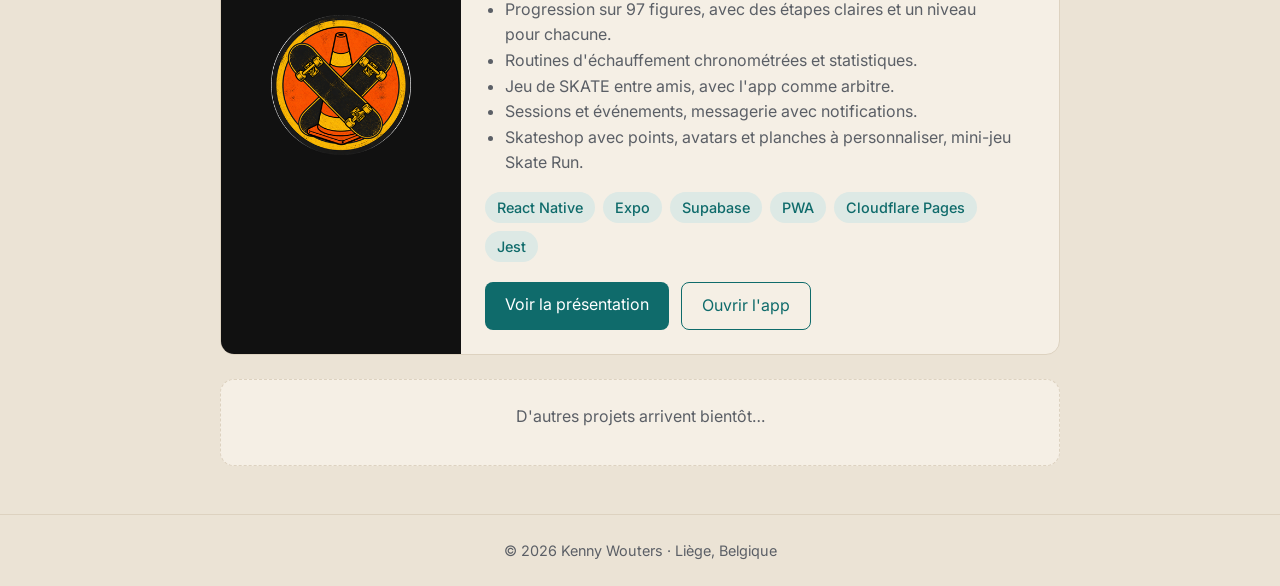
<file: projets.html>
<!DOCTYPE html>
<html lang="fr">
<head>
  <meta charset="UTF-8">
  <meta name="viewport" content="width=device-width, initial-scale=1">
  <title>Projets — Kenny Wouters</title>
  <meta name="description" content="Projets de développement réalisés par Kenny Wouters.">
  <link rel="preconnect" href="https://fonts.bunny.net">
  <link rel="stylesheet" href="https://fonts.bunny.net/css?family=inter:400,500,600|plus-jakarta-sans:600,700,800&display=swap">
  <link rel="stylesheet" href="assets/style.css?v=8">
  <script src="assets/theme.js?v=1"></script>
  <script data-goatcounter="https://exokayn.goatcounter.com/count" async src="//gc.zgo.at/count.js"></script>
</head>
<body>
  <header>
    <div class="container">
      <a class="brand" href="index.html">Kenny Wouters</a>
      <nav>
        <ul>
          <li><a href="index.html">Accueil</a></li>
          <li><a href="cv.html">CV</a></li>
          <li><a href="projets.html" aria-current="page">Projets</a></li>
          <li><a href="documents.html">Documents</a></li>
          <li><a href="contact.html">Contact</a></li>
        </ul>
      </nav>
      <button type="button" id="theme-toggle" class="theme-toggle" aria-label="Changer de thème"></button>
    </div>
  </header>

  <main>
    <div class="container">
      <h1 class="page-title">Mes projets</h1>
      <p class="lead strong">Les applications que j'ai conçues et développées.</p>

      <div class="projects">

        <!--
          Pour ajouter un projet : copier un bloc <article class="project"> ... </article>,
          le coller au-dessus (le plus récent en premier) et remplacer le contenu.
          Le logo ou la capture va dans le dossier projets/.
        -->

        <article class="project">
          <div class="project-visual" style="background:#e9e8e4">
            <img src="projets/labo-maths-logo.svg" alt="Logo Labo maths">
          </div>
          <div class="project-body">
            <h2>Labo maths <span class="status">En ligne</span></h2>
            <p class="meta"><span>Site web éducatif interactif</span><span>Projet personnel</span></p>
            <p>Des outils pour <strong>comprendre les mathématiques en les manipulant</strong> :
              on fait varier les paramètres et on voit tout de suite l'effet sur la courbe.</p>
            <ul class="features">
              <li>Fonctions sinusoïdales : curseurs, saisie libre d'une fonction et ajustement automatique d'une sinusoïde.</li>
              <li>Exponentielles et logarithmes : un cours en six chapitres, avec graphiques interactifs et exemples résolus.</li>
              <li>Générateur d'exercices sur quatre niveaux, avec indices et résolution pas à pas (bouton « Étape suivante »).</li>
              <li>Vérification des réponses, formules mathématiques soignées, thème clair et sombre, adapté au téléphone.</li>
              <li>Sans installation ni compilation ; la partie mathématique est testée automatiquement.</li>
            </ul>
            <ul class="tags">
              <li>JavaScript</li><li>KaTeX</li><li>Plotly</li><li>math.js</li><li>Node test</li><li>GitHub Pages</li>
            </ul>
            <div class="actions">
              <a class="btn" href="https://labo-maths.github.io/" target="_blank" rel="noopener">Ouvrir le site</a>
              <a class="btn secondary" href="https://labo-maths.github.io/exp-log/" target="_blank" rel="noopener">Exponentielles et logarithmes</a>
            </div>
          </div>
        </article>

        <article class="project">
          <div class="project-visual" style="background:#e9e8e4">
            <img src="projets/monte-ton-ride-logo.svg" alt="Logo Monte ton Ride">
          </div>
          <div class="project-body">
            <h2>Monte ton Ride <span class="status">En ligne</span></h2>
            <p class="meta"><span>Site web et outil interactif</span><span>Projet personnel</span></p>
            <p>Un outil gratuit qui aide à choisir sa <strong>trottinette freestyle</strong> ou son <strong>skateboard</strong> :
              en quelques questions (taille, style, niveau), il recommande les mesures, les pièces et le budget adaptés.</p>
            <ul class="features">
              <li>Fiche personnalisée : hauteur de bar, taille du plateau, roues, budget, avec un schéma.</li>
              <li>Réponses enregistrées dans l'adresse, pour partager ou garder son setup en favori.</li>
              <li>Guides pratiques et lexique illustré de 35 termes, reliés à l'outil.</li>
              <li>Conçu pour le référencement Google, avec des liens partenaires pour se financer.</li>
              <li>Architecture modulaire : chaque discipline (trottinette, skate…) tient dans un seul fichier de règles, testé automatiquement.</li>
            </ul>
            <ul class="tags">
              <li>Astro</li><li>Preact</li><li>TypeScript</li><li>Vitest</li><li>Cloudflare Pages</li>
            </ul>
            <div class="actions">
              <a class="btn" href="https://monte-ton-ride.pages.dev/" target="_blank" rel="noopener">Ouvrir le site</a>
            </div>
          </div>
        </article>

        <article class="project">
          <div class="project-visual" style="background:#111">
            <img src="projets/skate-tricks-logo.png" alt="Logo Skate Tricks">
          </div>
          <div class="project-body">
            <h2>Skate Tricks <span class="status">En ligne</span></h2>
            <p class="meta"><span>Application web mobile (PWA)</span><span>Projet personnel</span></p>
            <p>Une application pour progresser en skate à son rythme et rouler avec ses amis.
              Pensée d'abord pour le téléphone, elle s'installe en un geste depuis le navigateur.</p>
            <ul class="features">
              <li>Progression sur 97 figures, avec des étapes claires et un niveau pour chacune.</li>
              <li>Routines d'échauffement chronométrées et statistiques.</li>
              <li>Jeu de SKATE entre amis, avec l'app comme arbitre.</li>
              <li>Sessions et événements, messagerie avec notifications.</li>
              <li>Skateshop avec points, avatars et planches à personnaliser, mini-jeu Skate Run.</li>
            </ul>
            <ul class="tags">
              <li>React Native</li><li>Expo</li><li>Supabase</li><li>PWA</li><li>Cloudflare Pages</li><li>Jest</li>
            </ul>
            <div class="actions">
              <a class="btn" href="https://skateapp.pages.dev/presentation" target="_blank" rel="noopener">Voir la présentation</a>
              <a class="btn secondary" href="https://skateapp.pages.dev/" target="_blank" rel="noopener">Ouvrir l'app</a>
            </div>
          </div>
        </article>

        <article class="project upcoming">
          <div class="project-body">
            <p>D'autres projets arrivent bientôt…</p>
          </div>
        </article>

      </div>
    </div>
  </main>

  <footer>
    <div class="container">© <span id="year"></span> Kenny Wouters · Liège, Belgique</div>
  </footer>
  <script>document.getElementById("year").textContent = new Date().getFullYear();</script>
</body>
</html>
</file>
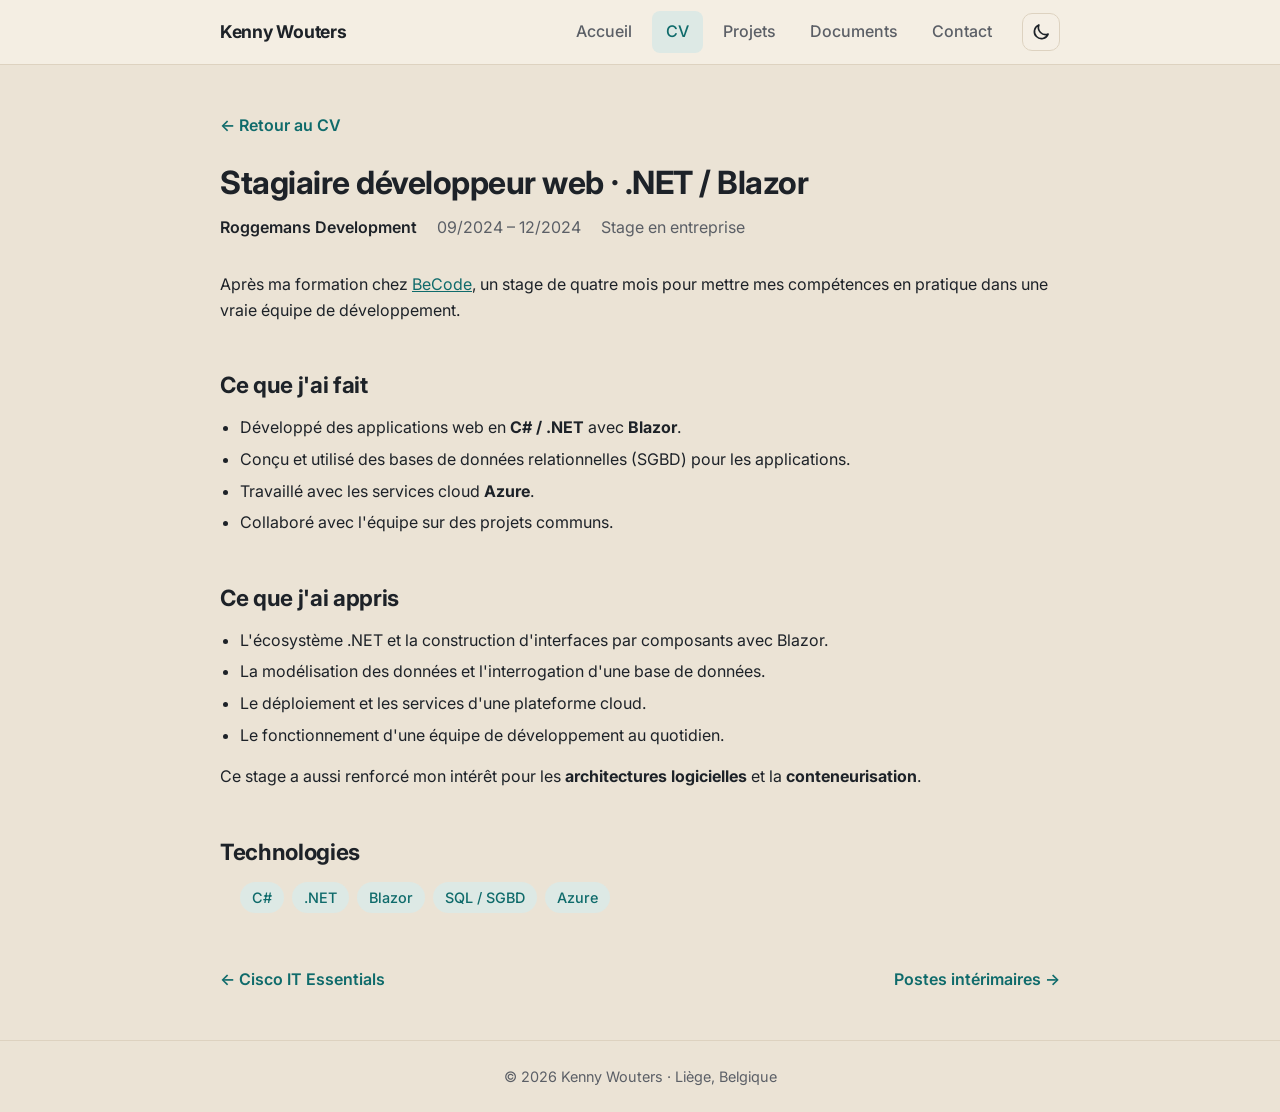
<file: roggemans.html>
<!DOCTYPE html>
<html lang="fr">
<head>
  <meta charset="UTF-8">
  <meta name="viewport" content="width=device-width, initial-scale=1">
  <title>Stage développeur web — Roggemans Development — Kenny Wouters</title>
  <meta name="description" content="Stage de développeur web .NET / Blazor chez Roggemans Development (septembre à décembre 2024).">
  <link rel="preconnect" href="https://fonts.bunny.net">
  <link rel="stylesheet" href="https://fonts.bunny.net/css?family=inter:400,500,600|plus-jakarta-sans:600,700,800&display=swap">
  <link rel="stylesheet" href="assets/style.css?v=8">
  <script src="assets/theme.js?v=1"></script>
  <script data-goatcounter="https://exokayn.goatcounter.com/count" async src="//gc.zgo.at/count.js"></script>
</head>
<body>
  <header>
    <div class="container">
      <a class="brand" href="index.html">Kenny Wouters</a>
      <nav>
        <ul>
          <li><a href="index.html">Accueil</a></li>
          <li><a href="cv.html" aria-current="page">CV</a></li>
          <li><a href="projets.html">Projets</a></li>
          <li><a href="documents.html">Documents</a></li>
          <li><a href="contact.html">Contact</a></li>
        </ul>
      </nav>
      <button type="button" id="theme-toggle" class="theme-toggle" aria-label="Changer de thème"></button>
    </div>
  </header>

  <main>
    <div class="container detail">
      <a class="back" href="cv.html">← Retour au CV</a>
      <h1 class="page-title">Stagiaire développeur web · .NET / Blazor</h1>
      <p class="meta">
        <span><strong>Roggemans Development</strong></span>
        <span>09/2024 – 12/2024</span>
        <span>Stage en entreprise</span>
      </p>

      <p>Après ma formation chez <a href="becode.html">BeCode</a>, un stage de quatre mois pour
        mettre mes compétences en pratique dans une vraie équipe de développement.</p>

      <h2>Ce que j'ai fait</h2>
      <ul>
        <li>Développé des applications web en <strong>C# / .NET</strong> avec <strong>Blazor</strong>.</li>
        <li>Conçu et utilisé des bases de données relationnelles (SGBD) pour les applications.</li>
        <li>Travaillé avec les services cloud <strong>Azure</strong>.</li>
        <li>Collaboré avec l'équipe sur des projets communs.</li>
      </ul>

      <h2>Ce que j'ai appris</h2>
      <ul>
        <li>L'écosystème .NET et la construction d'interfaces par composants avec Blazor.</li>
        <li>La modélisation des données et l'interrogation d'une base de données.</li>
        <li>Le déploiement et les services d'une plateforme cloud.</li>
        <li>Le fonctionnement d'une équipe de développement au quotidien.</li>
      </ul>
      <p>Ce stage a aussi renforcé mon intérêt pour les <strong>architectures logicielles</strong>
        et la <strong>conteneurisation</strong>.</p>

      <h2>Technologies</h2>
      <ul class="tags">
        <li>C#</li><li>.NET</li><li>Blazor</li><li>SQL / SGBD</li><li>Azure</li>
      </ul>

      <div class="pager">
        <a href="it-essentials.html">← Cisco IT Essentials</a>
        <a href="interim.html">Postes intérimaires →</a>
      </div>
    </div>
  </main>

  <footer>
    <div class="container">© <span id="year"></span> Kenny Wouters · Liège, Belgique</div>
  </footer>
  <script>document.getElementById("year").textContent = new Date().getFullYear();</script>
</body>
</html>
</file>
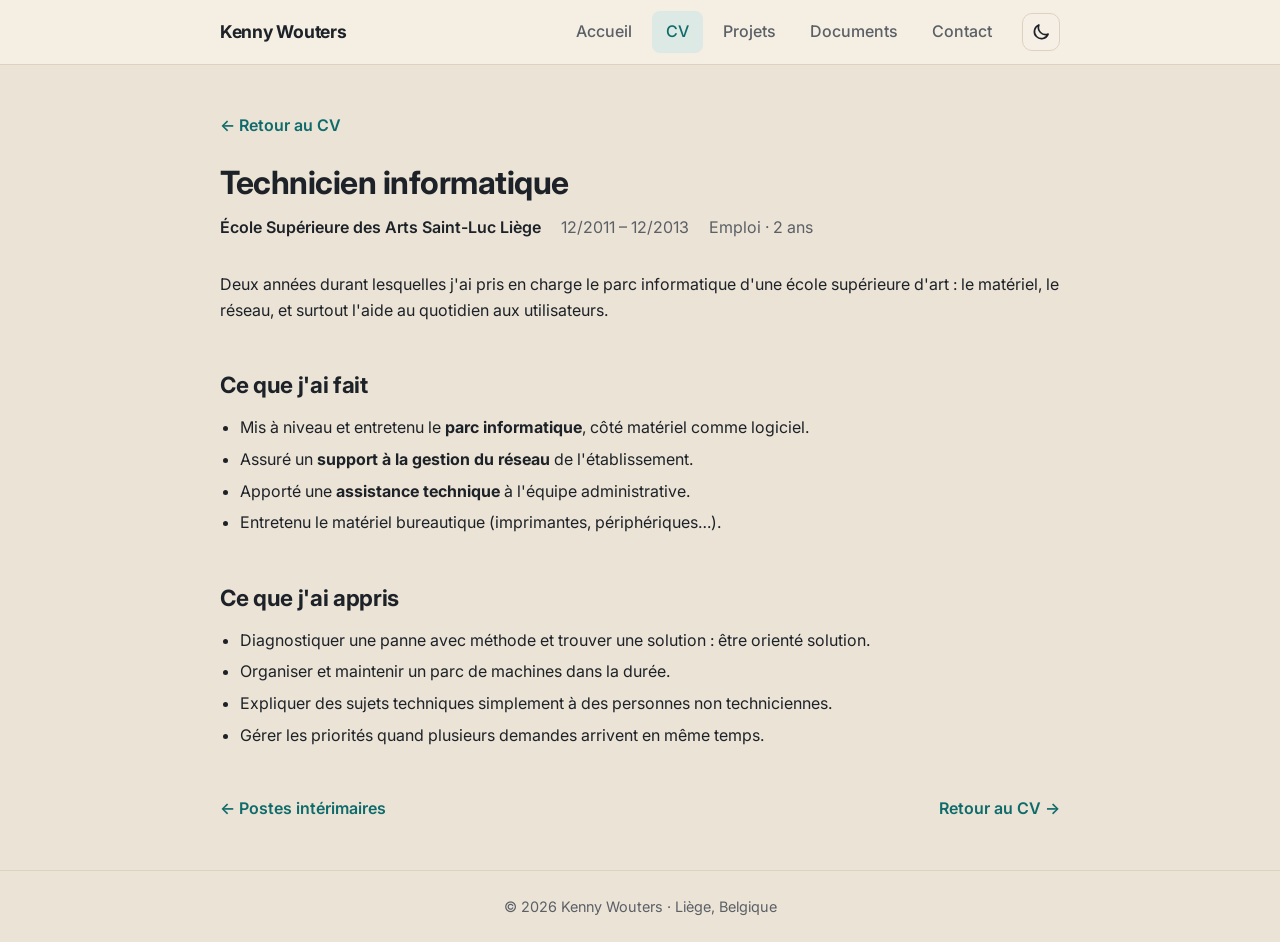
<file: saint-luc.html>
<!DOCTYPE html>
<html lang="fr">
<head>
  <meta charset="UTF-8">
  <meta name="viewport" content="width=device-width, initial-scale=1">
  <title>Technicien informatique — ESA Saint-Luc Liège — Kenny Wouters</title>
  <meta name="description" content="Technicien informatique à l'École Supérieure des Arts Saint-Luc Liège : parc informatique, réseau, assistance.">
  <link rel="preconnect" href="https://fonts.bunny.net">
  <link rel="stylesheet" href="https://fonts.bunny.net/css?family=inter:400,500,600|plus-jakarta-sans:600,700,800&display=swap">
  <link rel="stylesheet" href="assets/style.css?v=8">
  <script src="assets/theme.js?v=1"></script>
  <script data-goatcounter="https://exokayn.goatcounter.com/count" async src="//gc.zgo.at/count.js"></script>
</head>
<body>
  <header>
    <div class="container">
      <a class="brand" href="index.html">Kenny Wouters</a>
      <nav>
        <ul>
          <li><a href="index.html">Accueil</a></li>
          <li><a href="cv.html" aria-current="page">CV</a></li>
          <li><a href="projets.html">Projets</a></li>
          <li><a href="documents.html">Documents</a></li>
          <li><a href="contact.html">Contact</a></li>
        </ul>
      </nav>
      <button type="button" id="theme-toggle" class="theme-toggle" aria-label="Changer de thème"></button>
    </div>
  </header>

  <main>
    <div class="container detail">
      <a class="back" href="cv.html">← Retour au CV</a>
      <h1 class="page-title">Technicien informatique</h1>
      <p class="meta">
        <span><strong>École Supérieure des Arts Saint-Luc Liège</strong></span>
        <span>12/2011 – 12/2013</span>
        <span>Emploi · 2 ans</span>
      </p>

      <p>Deux années durant lesquelles j'ai pris en charge le parc informatique d'une école supérieure d'art :
        le matériel, le réseau, et surtout l'aide au quotidien aux utilisateurs.</p>

      <h2>Ce que j'ai fait</h2>
      <ul>
        <li>Mis à niveau et entretenu le <strong>parc informatique</strong>, côté matériel comme logiciel.</li>
        <li>Assuré un <strong>support à la gestion du réseau</strong> de l'établissement.</li>
        <li>Apporté une <strong>assistance technique</strong> à l'équipe administrative.</li>
        <li>Entretenu le matériel bureautique (imprimantes, périphériques…).</li>
      </ul>

      <h2>Ce que j'ai appris</h2>
      <ul>
        <li>Diagnostiquer une panne avec méthode et trouver une solution : être orienté solution.</li>
        <li>Organiser et maintenir un parc de machines dans la durée.</li>
        <li>Expliquer des sujets techniques simplement à des personnes non techniciennes.</li>
        <li>Gérer les priorités quand plusieurs demandes arrivent en même temps.</li>
      </ul>

      <div class="pager">
        <a href="interim.html">← Postes intérimaires</a>
        <a href="cv.html">Retour au CV →</a>
      </div>
    </div>
  </main>

  <footer>
    <div class="container">© <span id="year"></span> Kenny Wouters · Liège, Belgique</div>
  </footer>
  <script>document.getElementById("year").textContent = new Date().getFullYear();</script>
</body>
</html>
</file>
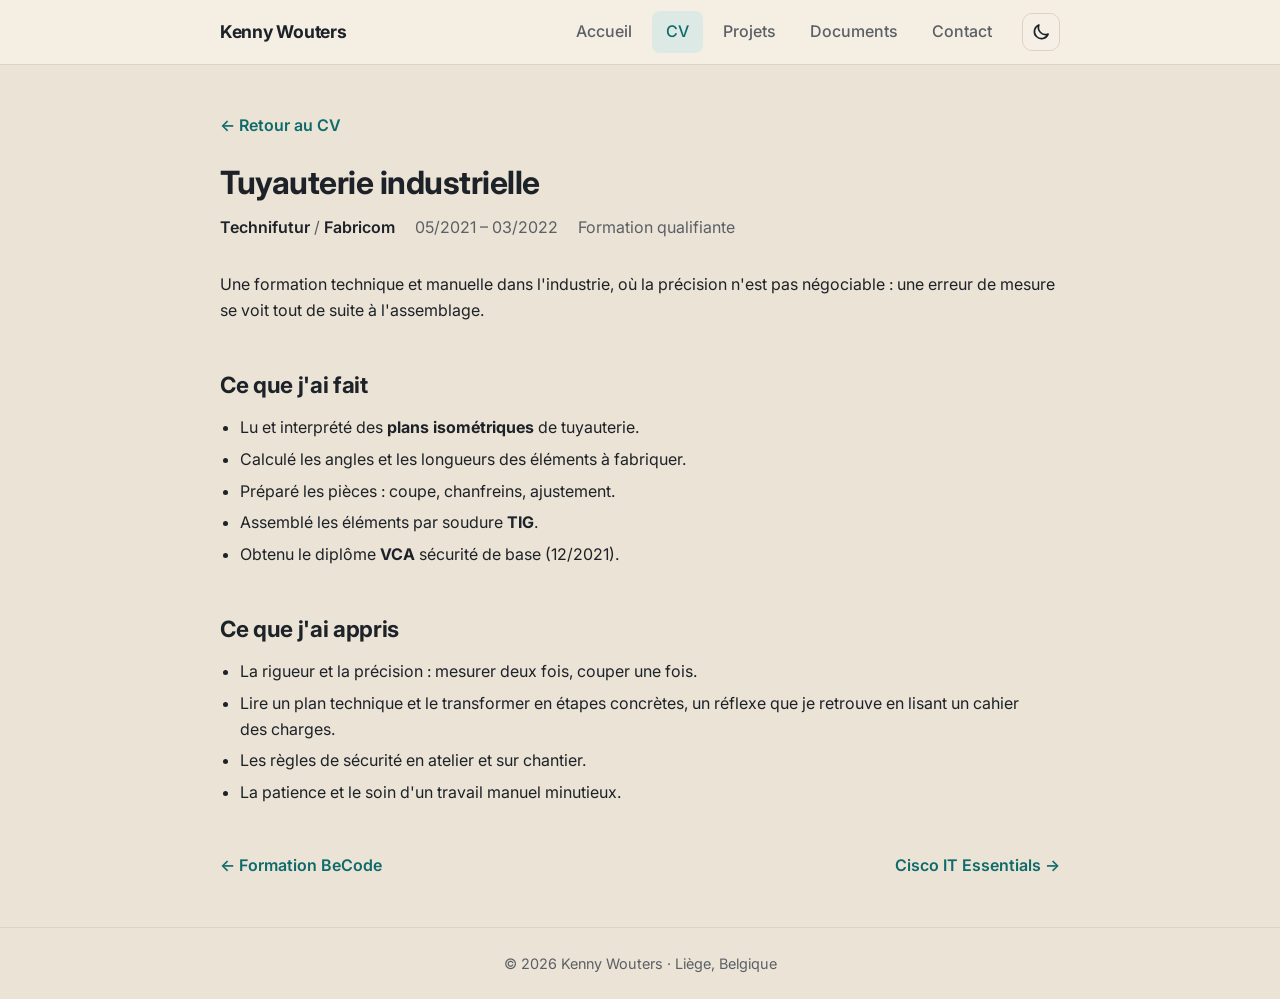
<file: tuyauterie.html>
<!DOCTYPE html>
<html lang="fr">
<head>
  <meta charset="UTF-8">
  <meta name="viewport" content="width=device-width, initial-scale=1">
  <title>Tuyauterie industrielle — Technifutur / Fabricom — Kenny Wouters</title>
  <meta name="description" content="Formation en tuyauterie industrielle chez Technifutur et Fabricom : plans isométriques, préparation, soudure TIG.">
  <link rel="preconnect" href="https://fonts.bunny.net">
  <link rel="stylesheet" href="https://fonts.bunny.net/css?family=inter:400,500,600|plus-jakarta-sans:600,700,800&display=swap">
  <link rel="stylesheet" href="assets/style.css?v=8">
  <script src="assets/theme.js?v=1"></script>
  <script data-goatcounter="https://exokayn.goatcounter.com/count" async src="//gc.zgo.at/count.js"></script>
</head>
<body>
  <header>
    <div class="container">
      <a class="brand" href="index.html">Kenny Wouters</a>
      <nav>
        <ul>
          <li><a href="index.html">Accueil</a></li>
          <li><a href="cv.html" aria-current="page">CV</a></li>
          <li><a href="projets.html">Projets</a></li>
          <li><a href="documents.html">Documents</a></li>
          <li><a href="contact.html">Contact</a></li>
        </ul>
      </nav>
      <button type="button" id="theme-toggle" class="theme-toggle" aria-label="Changer de thème"></button>
    </div>
  </header>

  <main>
    <div class="container detail">
      <a class="back" href="cv.html">← Retour au CV</a>
      <h1 class="page-title">Tuyauterie industrielle</h1>
      <p class="meta">
        <span><strong>Technifutur</strong> / <strong>Fabricom</strong></span>
        <span>05/2021 – 03/2022</span>
        <span>Formation qualifiante</span>
      </p>

      <p>Une formation technique et manuelle dans l'industrie, où la précision n'est pas négociable :
        une erreur de mesure se voit tout de suite à l'assemblage.</p>

      <h2>Ce que j'ai fait</h2>
      <ul>
        <li>Lu et interprété des <strong>plans isométriques</strong> de tuyauterie.</li>
        <li>Calculé les angles et les longueurs des éléments à fabriquer.</li>
        <li>Préparé les pièces : coupe, chanfreins, ajustement.</li>
        <li>Assemblé les éléments par soudure <strong>TIG</strong>.</li>
        <li>Obtenu le diplôme <strong>VCA</strong> sécurité de base (12/2021).</li>
      </ul>

      <h2>Ce que j'ai appris</h2>
      <ul>
        <li>La rigueur et la précision : mesurer deux fois, couper une fois.</li>
        <li>Lire un plan technique et le transformer en étapes concrètes, un réflexe que je retrouve en lisant un cahier des charges.</li>
        <li>Les règles de sécurité en atelier et sur chantier.</li>
        <li>La patience et le soin d'un travail manuel minutieux.</li>
      </ul>

      <div class="pager">
        <a href="becode.html">← Formation BeCode</a>
        <a href="it-essentials.html">Cisco IT Essentials →</a>
      </div>
    </div>
  </main>

  <footer>
    <div class="container">© <span id="year"></span> Kenny Wouters · Liège, Belgique</div>
  </footer>
  <script>document.getElementById("year").textContent = new Date().getFullYear();</script>
</body>
</html>
</file>
<file: assets/style.css>
:root {
  /* Ton chaud « papier » plutôt qu'un blanc pur, accent bleu-vert profond */
  --bg: #ebe3d5;
  --surface: #f5efe5;
  --text: #1d2228;
  --muted: #5b5f66;
  --accent: #0f6b6b;
  --accent-soft: #dde9e5;
  --on-accent: #ffffff;
  --border: #ddd2c0;
  --radius: 14px;
  --max: 880px;
  --font-body: "Inter", system-ui, -apple-system, "Segoe UI", Roboto, sans-serif;
  --font-title: "Plus Jakarta Sans", var(--font-body);
}

:root { color-scheme: light; }

/* Mode sombre : choisi avec le bouton, ou celui de l'appareil si aucun choix */
:root[data-theme="dark"] {
  color-scheme: dark;
  --bg: #121518;
  --surface: #1a1e22;
  --text: #ece7df;
  --muted: #a6a39d;
  --accent: #5cc3b6;
  --accent-soft: #1b3331;
  --on-accent: #0b1c1b;
  --border: #2a2f34;
}

@media (prefers-color-scheme: dark) {
  :root:not([data-theme="light"]) {
    color-scheme: dark;
    --bg: #121518;
    --surface: #1a1e22;
    --text: #ece7df;
    --muted: #a6a39d;
    --accent: #5cc3b6;
    --accent-soft: #1b3331;
    --on-accent: #0b1c1b;
    --border: #2a2f34;
  }
}

* { box-sizing: border-box; }

body {
  margin: 0;
  font-family: var(--font-body);
  background: var(--bg);
  color: var(--text);
  line-height: 1.6;
  display: flex;
  flex-direction: column;
  min-height: 100vh;
}

a { color: var(--accent); }

.container { width: 100%; max-width: var(--max); margin: 0 auto; padding: 0 20px; }

/* Header / nav */
header {
  background: color-mix(in srgb, var(--surface) 88%, transparent);
  backdrop-filter: blur(8px);
  border-bottom: 1px solid var(--border);
  position: sticky;
  top: 0;
  z-index: 10;
}
header .container {
  display: flex;
  align-items: center;
  justify-content: space-between;
  gap: 16px;
  height: 64px;
}
.brand { font-weight: 700; text-decoration: none; color: var(--text); font-size: 1.1rem; }
nav { margin-left: auto; }
nav ul { list-style: none; display: flex; gap: 6px; margin: 0; padding: 0; }
.theme-toggle {
  display: grid; place-items: center; flex-shrink: 0;
  width: 38px; height: 38px; border-radius: 10px;
  border: 1px solid var(--border); background: var(--surface); color: var(--text);
  cursor: pointer;
}
.theme-toggle:hover { background: var(--accent-soft); color: var(--accent); }
nav a {
  display: block;
  padding: 8px 14px;
  border-radius: 8px;
  text-decoration: none;
  color: var(--muted);
  font-weight: 500;
}
nav a:hover { color: var(--text); background: var(--accent-soft); }
nav a[aria-current="page"] { color: var(--accent); background: var(--accent-soft); }

main { flex: 1; padding: 48px 0; }

/* Hero */
.hero { display: flex; align-items: center; gap: 32px; flex-wrap: wrap; }
.avatar {
  width: 120px; height: 120px; border-radius: 50%;
  background: linear-gradient(135deg, var(--accent), color-mix(in srgb, var(--accent) 55%, #d9a441));
  color: var(--on-accent);
  display: grid; place-items: center;
  font-size: 2.6rem; font-weight: 700; flex-shrink: 0;
}
.hero h1 { margin: 0 0 4px; font-size: 2.2rem; line-height: 1.2; }
.hero h1 + p { margin-top: 12px; }
.hero p { margin: 0; color: var(--muted); }

h1, h2, h3, .brand, .avatar { font-family: var(--font-title); letter-spacing: -0.015em; }
h1, h2, h3 { line-height: 1.25; text-wrap: balance; }
p, li { text-wrap: pretty; }
h2 { font-size: 1.4rem; margin: 48px 0 16px; }
h1.page-title { font-size: 2rem; margin: 0 0 12px; }
.hero p.availability { margin-top: 12px; }
a.link-more { font-weight: 600; text-decoration: none; }
a.link-more:hover { text-decoration: underline; }
.grid.compact { grid-template-columns: repeat(auto-fit, minmax(150px, 1fr)); }
.lead { color: var(--muted); margin: 0 0 32px; }
.lead.strong { color: var(--text); font-size: 1.2rem; font-weight: 500; }

/* Cards */
.grid { display: grid; grid-template-columns: repeat(auto-fit, minmax(220px, 1fr)); gap: 16px; }
.card {
  background: var(--surface);
  border: 1px solid var(--border);
  border-radius: var(--radius);
  padding: 20px;
}
.card h3 { margin: 0 0 6px; font-size: 1.05rem; }
.card p { margin: 0; color: var(--muted); font-size: .95rem; }

.tags { display: flex; flex-wrap: wrap; gap: 8px; padding: 0; margin: 0; list-style: none; }
.tags li {
  background: var(--accent-soft); color: var(--accent);
  padding: 4px 12px; border-radius: 999px; font-size: .9rem; font-weight: 500;
}

.btn {
  display: inline-block;
  background: var(--accent); color: var(--on-accent);
  padding: 10px 20px; border-radius: 8px;
  text-decoration: none; font-weight: 600;
  border: none; font: inherit; cursor: pointer;
}
.btn:hover { filter: brightness(1.08); }
.btn.secondary { background: transparent; color: var(--accent); border: 1px solid var(--accent); }
.actions { display: flex; gap: 12px; flex-wrap: wrap; margin-top: 24px; }

/* Timeline (CV) */
.timeline { list-style: none; margin: 0; padding: 0; border-left: 2px solid var(--border); }
.timeline li { position: relative; padding: 0 0 24px 24px; }
.timeline li::before {
  content: ""; position: absolute; left: -7px; top: 6px;
  width: 12px; height: 12px; border-radius: 50%;
  background: var(--accent); border: 2px solid var(--bg);
}
.timeline .date { font-size: .85rem; color: var(--muted); font-weight: 600; }
.timeline h3 { margin: 2px 0 2px; font-size: 1.05rem; }
.timeline p { margin: 0; color: var(--muted); }

/* Form */
form { display: grid; gap: 16px; max-width: 560px; }
label { font-weight: 600; font-size: .95rem; display: grid; gap: 6px; }
input, textarea {
  font: inherit; color: var(--text);
  background: var(--surface);
  border: 1px solid var(--border);
  border-radius: 8px; padding: 10px 12px; width: 100%;
}
input:focus, textarea:focus { outline: 2px solid var(--accent); outline-offset: 1px; border-color: transparent; }
textarea { min-height: 160px; resize: vertical; }
.req { color: var(--accent); }
.form-note { margin: 0; color: var(--muted); font-size: .9rem; }
.hidden { display: none; }
.notice {
  background: var(--accent-soft); border-radius: var(--radius);
  padding: 16px 20px; margin-bottom: 24px;
}

footer {
  border-top: 1px solid var(--border);
  padding: 24px 0; color: var(--muted); font-size: .9rem; text-align: center;
}

@media (max-width: 600px) {
  header .container { height: auto; flex-direction: column; padding-top: 12px; padding-bottom: 12px; gap: 8px; }
  header .container { position: relative; }
  nav { margin-left: 0; }
  .theme-toggle { position: absolute; top: 8px; right: 16px; width: 34px; height: 34px; }
  nav { width: 100%; }
  nav ul { flex-wrap: wrap; justify-content: center; gap: 0; }
  nav a { padding: 6px 7px; font-size: .88rem; }
  .hero { flex-direction: column; text-align: center; gap: 20px; }
  .hero h1 { font-size: 1.8rem; }
  h1.page-title { font-size: 1.65rem; }
  h2 { margin-top: 40px; }

  /* Boutons empilés sur toute la largeur */
  .actions { flex-direction: column; align-items: stretch; }
  .btn { text-align: center; }
  form .btn { width: 100%; }

  /* Infos (entreprise, dates, type) l'une sous l'autre */
  .meta { flex-direction: column; gap: 2px; }

  /* Précédent à gauche, suivant à droite */
  .pager { flex-direction: column; gap: 12px; }
  .pager a:last-child { align-self: flex-end; text-align: right; }

  .card, .project-body { padding: 18px; }
  .grid.compact .card { padding: 14px 16px; }
}

/* Entrées cliquables du CV */
.timeline a.entry {
  display: block; text-decoration: none; color: inherit;
  margin: -8px -12px; padding: 8px 12px; border-radius: 8px;
}
.timeline a.entry:hover { background: var(--accent-soft); }
.timeline a.entry h3 { color: var(--text); }
.more { color: var(--accent); font-size: .9rem; font-weight: 600; }

/* Pages de détail */
.back { display: inline-block; margin-bottom: 24px; text-decoration: none; font-weight: 600; }
.meta { display: flex; flex-wrap: wrap; gap: 8px 20px; color: var(--muted); margin: 0 0 32px; }
.meta strong { color: var(--text); font-weight: 600; }
.detail ul { margin: 0; padding-left: 20px; }
.detail li { margin-bottom: 6px; }
.pager { display: flex; justify-content: space-between; gap: 16px; margin-top: 48px; flex-wrap: wrap; }
.pager a { text-decoration: none; font-weight: 600; }
a.card { text-decoration: none; color: inherit; transition: border-color .15s; }
a.card:hover { border-color: var(--accent); }
a.card h3 { color: var(--accent); }

/* Documents */
.docs { display: grid; grid-template-columns: repeat(auto-fill, minmax(240px, 1fr)); gap: 20px; }
.doc {
  display: flex; flex-direction: column;
  background: var(--surface); border: 1px solid var(--border); border-radius: var(--radius);
  overflow: hidden; text-decoration: none; color: inherit; transition: border-color .15s;
}
.doc:hover { border-color: var(--accent); }
.doc img {
  width: 100%; height: 220px; object-fit: cover; object-position: top;
  background: #fff; border-bottom: 1px solid var(--border);
}
.doc div { padding: 16px; }
.doc h3 { margin: 0 0 4px; font-size: 1rem; }
.doc p { margin: 0 0 8px; color: var(--muted); font-size: .9rem; }

/* Visionneuse de documents */
#viewer {
  width: min(960px, 100vw - 24px); max-height: calc(100vh - 24px);
  padding: 0; border: none; border-radius: var(--radius);
  background: var(--surface); color: var(--text);
  display: none; flex-direction: column;
}
#viewer[open] { display: flex; }
#viewer::backdrop { background: rgba(0, 0, 0, .75); }
.viewer-bar {
  display: flex; align-items: center; gap: 16px;
  padding: 12px 16px; border-bottom: 1px solid var(--border);
}
.viewer-bar strong { flex: 1; font-size: .95rem; }
.viewer-bar a { font-weight: 600; font-size: .9rem; text-decoration: none; white-space: nowrap; }
.viewer-bar button {
  background: none; border: none; color: var(--muted); font-size: 1.2rem;
  cursor: pointer; padding: 4px 8px; border-radius: 6px;
}
.viewer-bar button:hover { background: var(--accent-soft); color: var(--text); }
.viewer-body { overflow: auto; padding: 16px; background: var(--bg); }
.viewer-body img { display: block; width: 100%; height: auto; background: #fff; border-radius: 4px; }

/* Projets */
.projects { display: grid; gap: 24px; }
.project {
  display: grid; grid-template-columns: 240px 1fr;
  background: var(--surface); border: 1px solid var(--border); border-radius: var(--radius);
  overflow: hidden;
}
.project-visual { display: grid; place-items: center; padding: 24px; min-height: 200px; }
.project-visual img { width: 140px; height: 140px; object-fit: contain; }
.project-body { padding: 24px; }
.project-body h2 { margin: 0 0 4px; font-size: 1.3rem; }
.project-body .meta { margin-bottom: 12px; }
.project-body p { margin: 0 0 12px; }
.project-body ul.features { margin: 0 0 16px; padding-left: 20px; color: var(--muted); }
.project-body .tags { margin-bottom: 20px; }
.project-body .actions { margin-top: 0; }
.status {
  display: inline-block; font-size: .8rem; font-weight: 600; padding: 2px 10px;
  border-radius: 999px; background: var(--accent-soft); color: var(--accent); margin-left: 8px;
  vertical-align: middle;
}
.project.upcoming { border-style: dashed; grid-template-columns: 1fr; }
.project.upcoming .project-body { color: var(--muted); text-align: center; }

@media (max-width: 640px) {
  .project { grid-template-columns: 1fr; }
  .project-visual { min-height: 160px; }
}

/* Impression (CV en PDF) : fond blanc, accent bleu-vert, tient sur deux pages A4 */
.print-only { display: none; }

@page { size: A4; margin: 14mm 16mm; }

@media print {
  /* Couleurs du thème clair, même si le visiteur est en mode sombre (spécificité plus forte que les thèmes) */
  :root:not(#print) {
    --text: #1d2228;
    --muted: #4f545b;
    --accent: #0f6b6b;
    --accent-soft: #e3eeea;
    --border: #d5dcda;
  }
  * { -webkit-print-color-adjust: exact; print-color-adjust: exact; }
  header, footer, .actions, .no-print, .theme-toggle { display: none !important; }
  .print-only { display: inline; }

  body { background: #fff; color: var(--text); font-size: 10pt; line-height: 1.4; }
  main { padding: 0; }
  .container { max-width: none; padding: 0; }
  a { color: inherit; text-decoration: none; }

  h1.page-title { font-size: 24pt; color: var(--accent); margin: 0 0 4px; }
  .lead { margin: 0 0 6px; font-size: 10pt; }
  h2 {
    font-size: 13pt; color: var(--accent); margin: 16px 0 8px;
    padding-bottom: 3px; border-bottom: 1.5px solid var(--accent);
    break-after: avoid;
  }

  .timeline { border-left-color: var(--accent-soft); }
  .timeline li { padding: 0 0 8px 18px; break-inside: avoid; }
  .timeline li::before { left: -6px; top: 4px; width: 10px; height: 10px; border-color: #fff; }
  .timeline a.entry { margin: 0; padding: 0; }
  .timeline .date { color: var(--accent); font-size: 8.5pt; }
  .timeline h3 { font-size: 10.5pt; margin: 0; }
  .timeline p { font-size: 9.5pt; }

  .grid { grid-template-columns: repeat(3, 1fr); gap: 6px; }
  .grid.compact { grid-template-columns: repeat(3, 1fr); }
  .card {
    background: var(--accent-soft); border: none; border-left: 3px solid var(--accent);
    border-radius: 6px; padding: 6px 10px; break-inside: avoid;
  }
  .card h3 { font-size: 9.5pt; margin: 0 0 2px; }
  .card p { font-size: 8.5pt; }

  .tags { gap: 5px; }
  .tags li { font-size: 8.5pt; padding: 2px 9px; }
}
</file>
